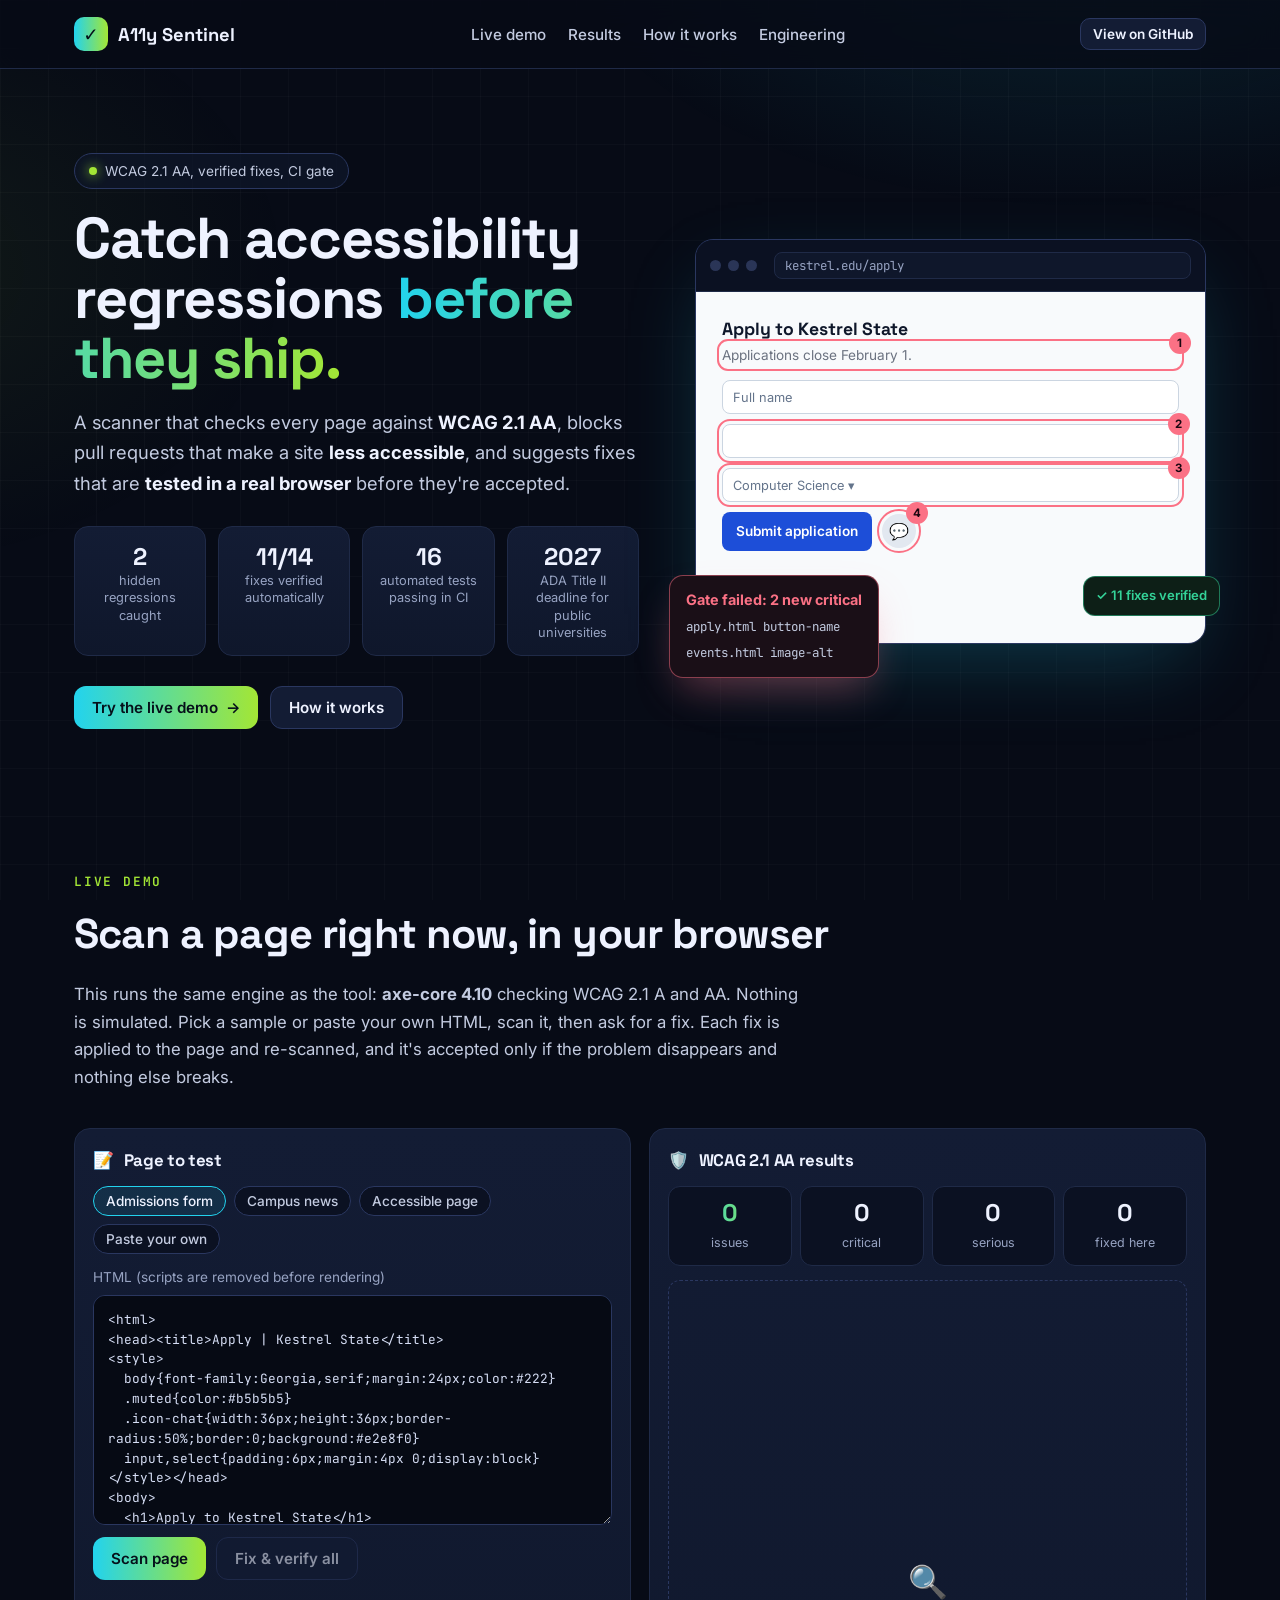
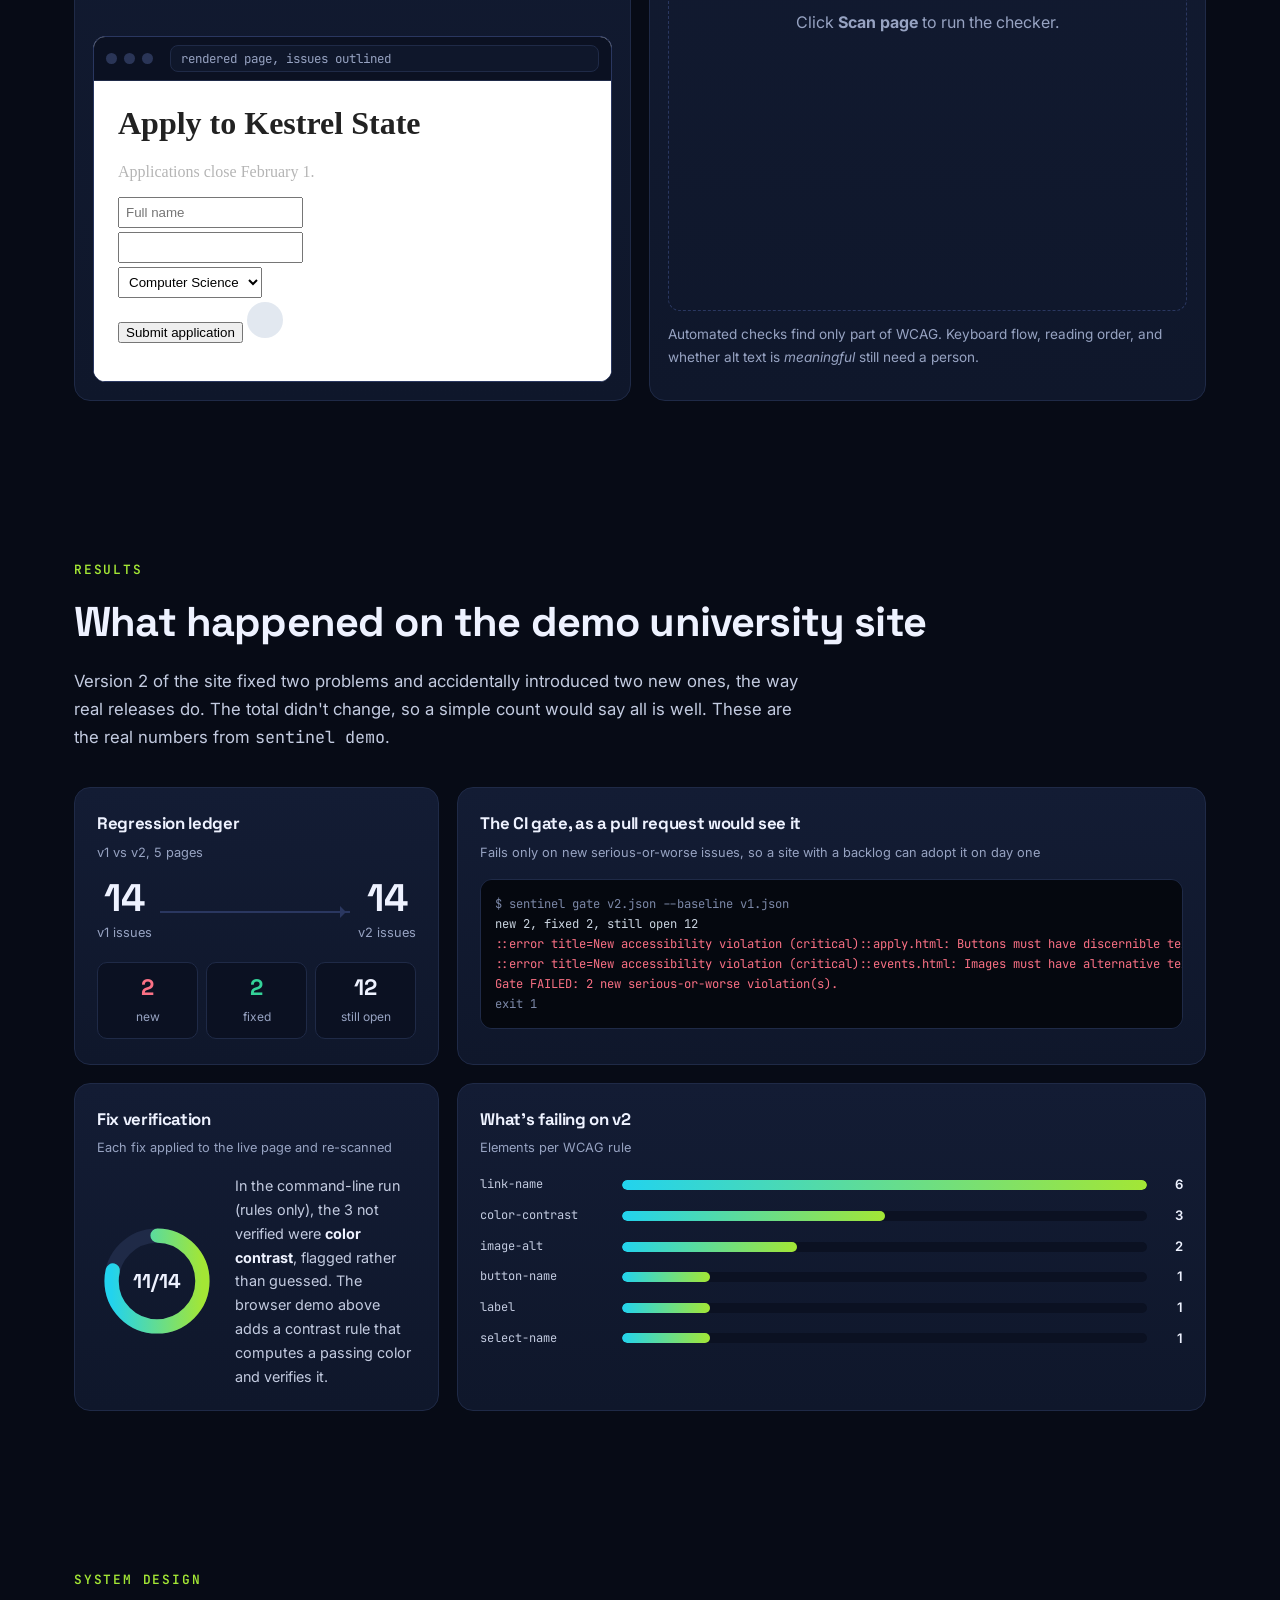
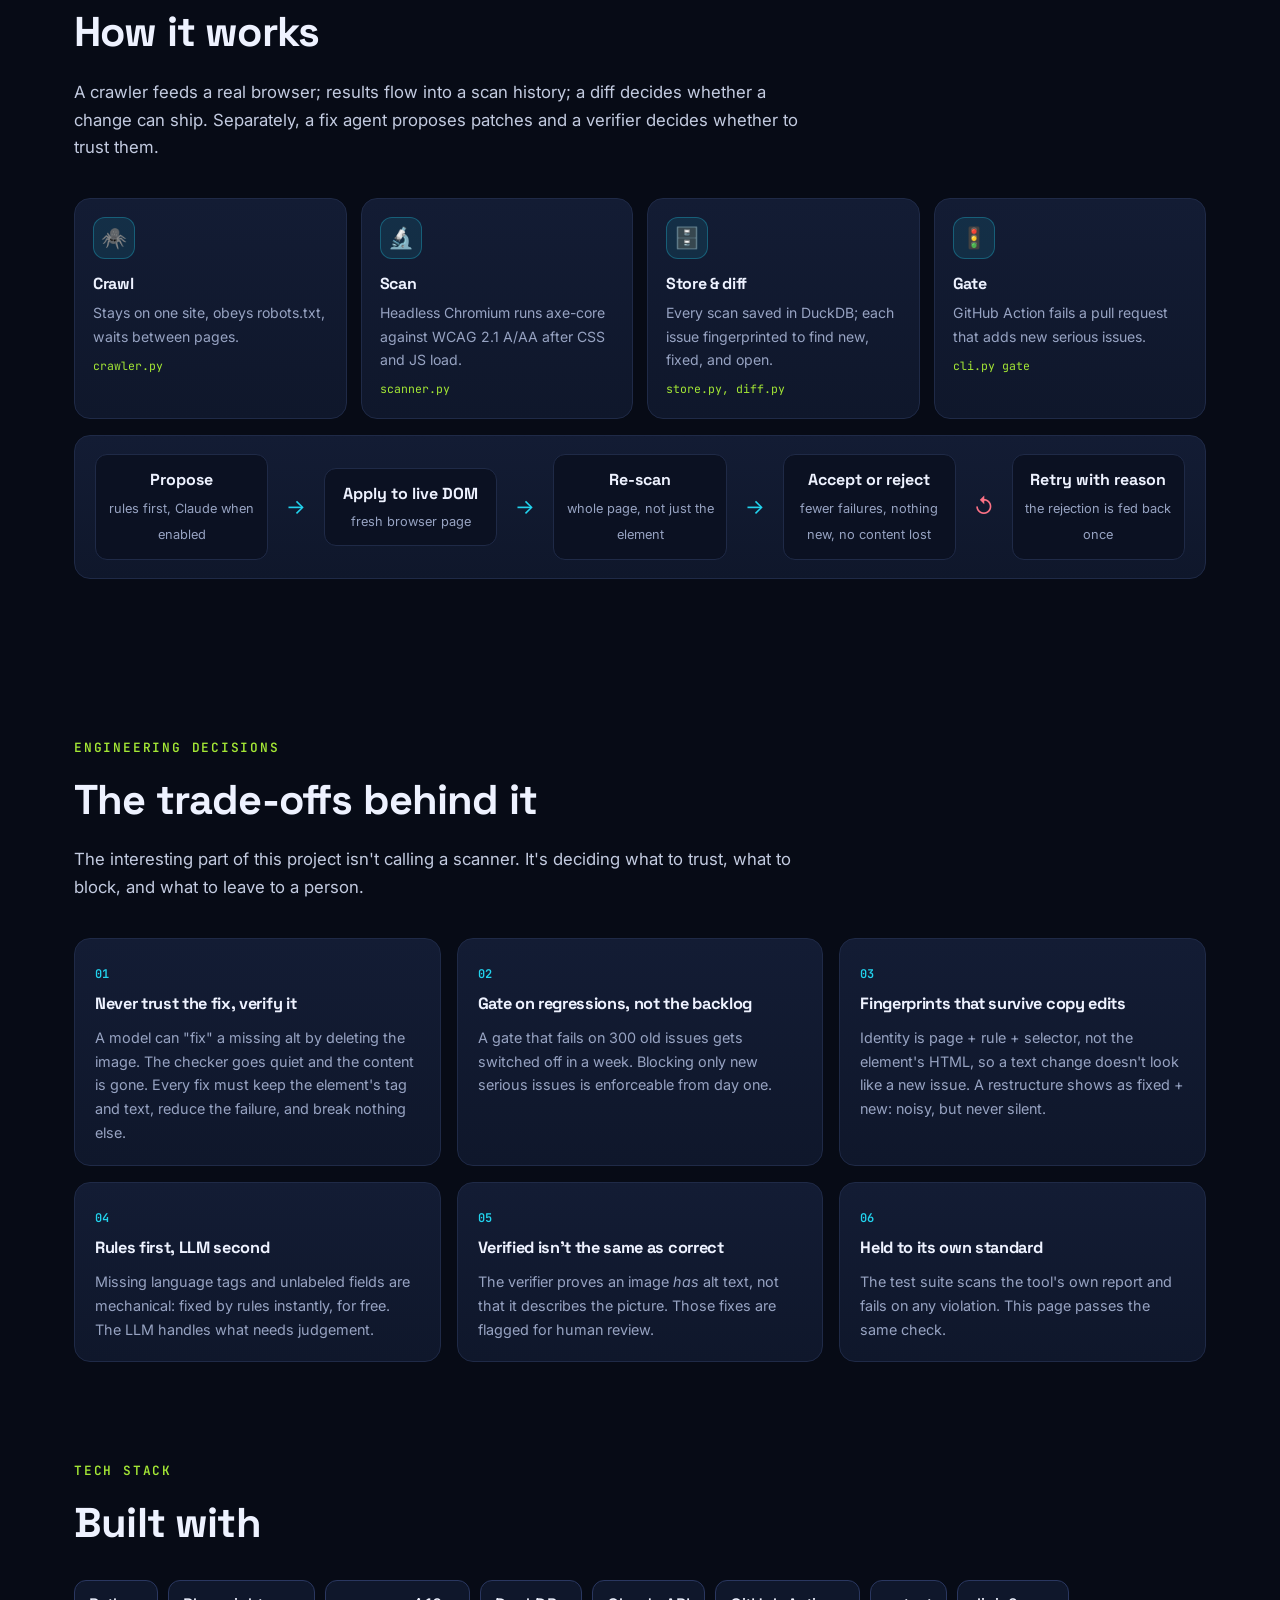
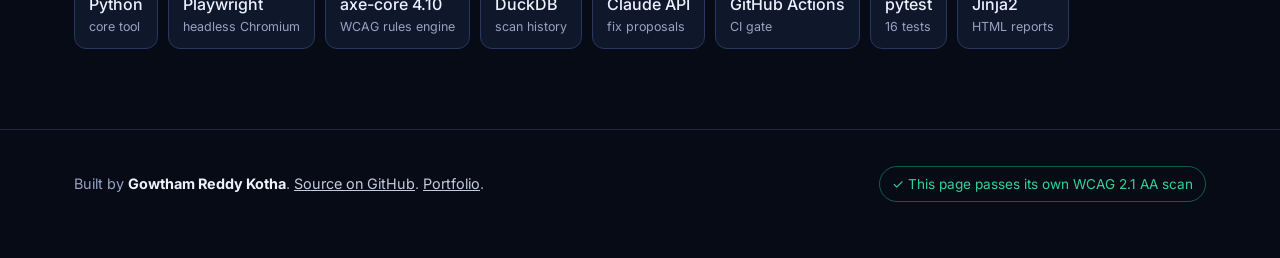
<file: docs/index.html>
<!doctype html>
<html lang="en">
<head>
<meta charset="utf-8">
<meta name="viewport" content="width=device-width, initial-scale=1, viewport-fit=cover">
<title>A11y Sentinel: catch accessibility regressions before they ship</title>
<meta name="description" content="WCAG 2.1 AA regression scanner with a fix agent whose every suggestion is verified in a real browser. Try the live demo.">
<meta property="og:title" content="A11y Sentinel">
<meta property="og:description" content="Catch accessibility regressions before they ship. Live in-browser demo.">
<meta name="theme-color" content="#070b16">
<link rel="icon" href="data:image/svg+xml,<svg xmlns='http://www.w3.org/2000/svg' viewBox='0 0 100 100'><text y='.9em' font-size='90'>🛡️</text></svg>">
<link rel="preconnect" href="https://fonts.googleapis.com">
<link rel="preconnect" href="https://fonts.gstatic.com" crossorigin>
<link href="https://fonts.googleapis.com/css2?family=Space+Grotesk:wght@500;600;700&family=Inter:wght@400;500;600&family=JetBrains+Mono:wght@400;500&display=swap" rel="stylesheet">
<style>
:root{
  --bg:#070b16; --bg-2:#0b1122; --card:#0f172b; --card-2:#131c34; --line:#1f2a47; --line-2:#2a3760;
  --ink:#eef2ff; --ink-2:#c3cbe0; --ink-3:#97a3c2;
  --cyan:#22d3ee; --lime:#a3e635; --rose:#fb7185; --amber:#fbbf24; --emerald:#34d399; --violet:#a78bfa;
  --grad:linear-gradient(90deg,var(--cyan),var(--lime));
  --radius:16px;
  --display:"Space Grotesk",system-ui,-apple-system,"Segoe UI",sans-serif;
  --body:"Inter",system-ui,-apple-system,"Segoe UI",sans-serif;
  --mono:"JetBrains Mono",ui-monospace,SFMono-Regular,Menlo,Consolas,monospace;
  color-scheme:dark;
}
*{box-sizing:border-box}
[hidden]{display:none!important}
html{scroll-behavior:smooth;scroll-padding-top:calc(76px + env(safe-area-inset-top,0px))}
@media (prefers-reduced-motion:reduce){html{scroll-behavior:auto}*,*::before,*::after{animation:none!important;transition:none!important}}
body{margin:0;background:var(--bg);color:var(--ink-2);font:400 1rem/1.65 var(--body);
  padding-bottom:env(safe-area-inset-bottom,0px)}
body::before{content:"";position:fixed;inset:0;pointer-events:none;z-index:-1;
  background:
    radial-gradient(900px 500px at 85% -10%,rgba(34,211,238,.13),transparent 60%),
    radial-gradient(700px 500px at -10% 30%,rgba(163,230,53,.07),transparent 60%),
    linear-gradient(rgba(255,255,255,.025) 1px,transparent 1px) 0 0/48px 48px,
    linear-gradient(90deg,rgba(255,255,255,.025) 1px,transparent 1px) 0 0/48px 48px}
a{color:var(--cyan)}
:focus-visible{outline:3px solid var(--lime);outline-offset:3px;border-radius:6px}
h1,h2,h3{font-family:var(--display);color:var(--ink);letter-spacing:-.02em;margin:0}
code,pre,.mono{font-family:var(--mono)}
.wrap{max-width:1180px;margin:0 auto;padding:0 24px}
.skip{position:absolute;left:-999px;top:0}.skip:focus{left:16px;top:16px;z-index:100;background:var(--card);padding:8px 14px}
.grad{background:var(--grad);-webkit-background-clip:text;background-clip:text;color:transparent}

/* nav */
.nav{position:sticky;top:0;z-index:50;padding-top:env(safe-area-inset-top,0px);
  background:rgba(7,11,22,.78);backdrop-filter:blur(14px);-webkit-backdrop-filter:blur(14px);border-bottom:1px solid var(--line)}
.nav .wrap{display:flex;align-items:center;gap:28px;height:68px}
.brand{display:flex;align-items:center;gap:10px;color:var(--ink);text-decoration:none;font:700 1.15rem var(--display)}
.brand .logo{width:34px;height:34px;border-radius:10px;display:grid;place-items:center;background:var(--grad);color:#06101a}
.nav nav{flex:1;display:flex;justify-content:center}
.nav ul{display:flex;gap:22px;list-style:none;margin:0;padding:0}
.nav ul a{color:var(--ink-2);text-decoration:none;font-weight:500;font-size:.95rem}
.nav ul a:hover{color:var(--ink)}
.btn{display:inline-flex;align-items:center;gap:8px;border-radius:12px;padding:11px 18px;font:600 .95rem var(--body);
  text-decoration:none;cursor:pointer;border:1px solid var(--line-2);background:var(--card-2);color:var(--ink);transition:transform .15s,border-color .15s}
.btn:hover{transform:translateY(-1px);border-color:var(--cyan)}
.btn.primary{background:var(--grad);color:#05101a;border:0}
.btn.small{padding:7px 12px;font-size:.85rem;border-radius:10px}
.btn:disabled{opacity:.55;cursor:wait;transform:none}
@media (max-width:860px){.nav nav{display:none}.nav .wrap{justify-content:space-between}}

/* hero */
.hero{padding:84px 0 64px}
.hero .wrap{display:grid;grid-template-columns:1.05fr .95fr;gap:56px;align-items:center}
@media (max-width:980px){.hero .wrap{grid-template-columns:1fr}}
.pill{display:inline-flex;align-items:center;gap:8px;border:1px solid var(--line-2);background:rgba(15,23,43,.7);
  border-radius:999px;padding:6px 14px;font-size:.85rem;color:var(--ink-2)}
.pill .dot{width:8px;height:8px;border-radius:50%;background:var(--lime);box-shadow:0 0 12px var(--lime)}
.hero h1{font-size:clamp(2.3rem,4.8vw,3.6rem);line-height:1.04;margin:20px 0 18px}
.hero p.sub{font-size:1.15rem;max-width:36rem;margin:0 0 28px}
.hero p.sub strong{color:var(--ink)}
.stats{display:grid;grid-template-columns:repeat(4,1fr);gap:12px;margin-bottom:30px}
@media (max-width:560px){.stats{grid-template-columns:repeat(2,1fr)}}
.stat{background:linear-gradient(180deg,var(--card-2),var(--card));border:1px solid var(--line);border-radius:14px;padding:14px 12px;text-align:center}
.stat b{display:block;font:700 1.5rem var(--display);color:var(--ink);white-space:nowrap}
.stat span{font-size:.8rem;color:var(--ink-3);line-height:1.35;display:block}
.cta{display:flex;gap:12px;flex-wrap:wrap}

/* hero visual */
.mock{position:relative}
.browser{border:1px solid var(--line-2);border-radius:18px;background:var(--card);overflow:hidden;
  box-shadow:0 30px 80px -20px rgba(34,211,238,.25),0 0 0 1px rgba(255,255,255,.02) inset}
.bar{display:flex;align-items:center;gap:7px;padding:12px 14px;border-bottom:1px solid var(--line);background:var(--bg-2)}
.bar i{width:11px;height:11px;border-radius:50%;background:#2a3557}
.bar .url{margin-left:10px;flex:1;background:var(--card);border:1px solid var(--line);border-radius:8px;padding:4px 10px;font:.78rem var(--mono);color:var(--ink-3)}
.page{position:relative;padding:26px 26px 92px;background:#f8fafc;color:#1e293b;overflow:hidden}
.page h4{margin:0 0 4px;font:700 1.1rem var(--display);color:#0f172a}
.page .faint{color:#6b7280;font-size:.85rem;margin:0 0 14px}
.page .field{height:34px;border:1px solid #cbd5e1;border-radius:8px;margin:0 0 10px;background:#fff;display:flex;align-items:center;padding:0 10px;font-size:.8rem;color:#64748b}
.page .row{display:flex;gap:10px;align-items:center}
.page .submit{background:#1d4ed8;color:#fff;border-radius:8px;padding:8px 14px;font-size:.85rem;font-weight:600}
.page .icon{width:34px;height:34px;border-radius:50%;background:#e2e8f0;display:grid;place-items:center}
.flag{position:relative;outline:2.5px solid var(--rose);outline-offset:3px;border-radius:6px}
.flag::after{content:attr(data-n);position:absolute;top:-12px;right:-12px;width:22px;height:22px;border-radius:50%;
  background:var(--rose);color:#1a0610;font:700 .72rem/22px var(--body);text-align:center}
.beam{position:absolute;left:0;right:0;height:70px;top:-70px;pointer-events:none;
  background:linear-gradient(180deg,transparent,rgba(34,211,238,.20),rgba(34,211,238,.55) 92%,transparent);
  animation:scan 3.6s cubic-bezier(.45,0,.55,1) infinite}
@keyframes scan{0%{top:-70px}70%,100%{top:100%}}
.toast{position:absolute;left:-26px;bottom:-34px;background:#1a0f17;border:1px solid rgba(251,113,133,.5);border-radius:14px;padding:12px 16px;
  box-shadow:0 20px 40px -10px rgba(251,113,133,.35);max-width:290px}
.toast b{color:var(--rose);display:block;font-size:.9rem}
.toast span{font:.78rem var(--mono);color:var(--ink-2)}
.chip-ok{position:absolute;right:-14px;bottom:28px;background:#0d1f17;border:1px solid rgba(52,211,153,.5);border-radius:12px;padding:8px 12px;font-size:.82rem;color:var(--emerald);font-weight:600}
@media (max-width:560px){.toast{left:8px}.chip-ok{right:8px}}

/* sections */
section{padding:80px 0}
.eyebrow{font:600 .8rem var(--mono);letter-spacing:.14em;text-transform:uppercase;color:var(--lime);margin:0 0 10px}
.sec-h{font-size:clamp(1.8rem,3.4vw,2.6rem);margin-bottom:12px}
.sec-p{max-width:46rem;margin:0 0 36px;font-size:1.05rem}
.card{background:linear-gradient(180deg,var(--card-2),var(--card));border:1px solid var(--line);border-radius:var(--radius);min-width:0}
.grid3>*,.demo>*,.flow>*,.dec>*,.hero .wrap>*{min-width:0}

/* demo */
.demo{display:grid;grid-template-columns:1fr 1fr;gap:18px}
@media (max-width:980px){.demo{grid-template-columns:1fr}}
.panel{padding:18px;display:flex;flex-direction:column;min-width:0}
.panel h3{font-size:1.05rem;display:flex;align-items:center;gap:10px;margin-bottom:12px}
.presets{display:flex;flex-wrap:wrap;gap:8px;margin-bottom:12px}
.presets button{font:500 .85rem var(--body);color:var(--ink-2);background:var(--bg-2);border:1px solid var(--line-2);border-radius:999px;padding:6px 12px;cursor:pointer}
.presets button[aria-pressed="true"]{border-color:var(--cyan);color:var(--ink);background:rgba(34,211,238,.1)}
label.lbl{font-size:.85rem;color:var(--ink-3);margin-bottom:6px;display:block}
textarea{width:100%;min-height:230px;resize:vertical;background:#060a14;color:#d6def5;border:1px solid var(--line-2);border-radius:12px;padding:14px;
  font:.8rem/1.55 var(--mono);tab-size:2}
.actions{display:flex;gap:10px;flex-wrap:wrap;margin-top:12px}
.frame-wrap{margin-top:14px;border:1px solid var(--line-2);border-radius:12px;overflow:hidden;background:#fff}
.frame-wrap .bar{padding:8px 12px}
iframe{display:block;width:100%;height:300px;border:0;background:#fff}
.summary{display:grid;grid-template-columns:repeat(4,1fr);gap:8px;margin-bottom:14px}
.summary div{background:var(--bg-2);border:1px solid var(--line);border-radius:12px;padding:10px;text-align:center}
.summary b{display:block;font:700 1.5rem var(--display);color:var(--ink)}
.summary span{font-size:.78rem;color:var(--ink-3)}
.summary .total b{background:var(--grad);-webkit-background-clip:text;background-clip:text;color:transparent}
.empty{flex:1;display:grid;place-items:center;text-align:center;color:var(--ink-3);padding:40px 10px;border:1px dashed var(--line-2);border-radius:12px}
.issues{list-style:none;margin:0;padding:0;display:flex;flex-direction:column;gap:10px;max-height:640px;overflow:auto;padding-right:4px}
.issue{background:var(--bg-2);border:1px solid var(--line);border-radius:12px;padding:12px 14px}
.issue.done{border-color:rgba(52,211,153,.45)}
.issue-top{display:flex;gap:10px;align-items:flex-start}
.num{flex:none;width:24px;height:24px;border-radius:50%;background:var(--rose);color:#1a0610;font:700 .75rem/24px var(--body);text-align:center}
.issue.done .num{background:var(--emerald);color:#04150d}
.issue h4{margin:0;font:600 .95rem var(--body);color:var(--ink)}
.imp{display:inline-block;font:600 .7rem var(--mono);text-transform:uppercase;letter-spacing:.06em;padding:2px 8px;border-radius:999px;margin-right:6px}
.imp.critical{background:rgba(251,113,133,.15);color:var(--rose)}
.imp.serious{background:rgba(251,191,36,.14);color:var(--amber)}
.imp.moderate,.imp.minor{background:rgba(167,139,250,.15);color:var(--violet)}
.meta{font-size:.8rem;color:var(--ink-3)}
.snip{margin:8px 0 0;background:#060a14;border:1px solid var(--line);border-radius:8px;padding:8px 10px;font:.75rem/1.5 var(--mono);color:#cdd6f4;white-space:pre-wrap;word-break:break-all}
.issue .actions{margin-top:10px}
.verdict{margin-top:10px;border-radius:10px;padding:10px 12px;font-size:.85rem}
.verdict.ok{background:rgba(52,211,153,.09);border:1px solid rgba(52,211,153,.35);color:#c9f7e2}
.verdict.no{background:rgba(251,113,133,.08);border:1px solid rgba(251,113,133,.35);color:#ffd5dc}
.verdict b{display:block;margin-bottom:4px}
.verdict.ok b{color:var(--emerald)}.verdict.no b{color:var(--rose)}
.pair{display:grid;grid-template-columns:1fr 1fr;gap:8px;margin-top:6px}
@media (max-width:560px){.pair{grid-template-columns:1fr}}
.pair small{display:block;color:var(--ink-3);font-size:.72rem;text-transform:uppercase;letter-spacing:.08em}
.note{font-size:.85rem;color:var(--ink-3);margin-top:12px}
.log{margin-top:16px}
.log h4{font:600 .9rem var(--body);color:var(--emerald);margin:0 0 8px}
.log ol{margin:0;padding:0;list-style:none;display:flex;flex-direction:column;gap:8px}
.log li{background:rgba(52,211,153,.06);border:1px solid rgba(52,211,153,.25);border-radius:10px;padding:8px 12px;font-size:.82rem}
.log li code{color:var(--ink)}
.status{min-height:1.4em;font-size:.88rem;color:var(--ink-2);margin-top:8px}

/* results */
.grid3{display:grid;grid-template-columns:repeat(3,1fr);gap:18px}
@media (max-width:980px){.grid3{grid-template-columns:1fr}}
.res{padding:22px}
.res h3{font-size:1.05rem;margin-bottom:4px}
.res .meta{margin-bottom:16px;display:block}
.ledger{display:flex;align-items:center;justify-content:space-between;gap:8px;margin:6px 0 18px}
.ledger .v{text-align:center}
.ledger .v b{font:700 2.4rem var(--display);color:var(--ink);display:block;line-height:1}
.ledger .v span{font-size:.8rem;color:var(--ink-3)}
.ledger .arrow{flex:1;height:2px;background:var(--line-2);position:relative}
.ledger .arrow::after{content:"";position:absolute;right:-2px;top:-5px;border:6px solid transparent;border-left-color:var(--line-2)}
.trio{display:grid;grid-template-columns:repeat(3,1fr);gap:8px}
.trio div{border-radius:10px;padding:10px;text-align:center;background:var(--bg-2);border:1px solid var(--line)}
.trio b{display:block;font:700 1.4rem var(--display)}
.trio .n b{color:var(--rose)}.trio .f b{color:var(--emerald)}.trio .o b{color:var(--ink)}
.trio span{font-size:.75rem;color:var(--ink-3)}
.term{background:#05080f;border:1px solid var(--line);border-radius:12px;padding:14px;font:.76rem/1.65 var(--mono);color:#cbd5e1;overflow-x:auto;white-space:pre}
.term .err{color:var(--rose)}.term .ok{color:var(--emerald)}.term .dim{color:#7c88a8}
.donut{display:flex;align-items:center;gap:18px}
.donut svg{flex:none}
.bars{display:flex;flex-direction:column;gap:9px;margin-top:4px}
.bars .r{display:grid;grid-template-columns:132px 1fr 26px;gap:10px;align-items:center;font-size:.82rem}
.bars .r code{font-size:.75rem;color:var(--ink-2)}
.bars .t{height:10px;background:var(--bg-2);border-radius:99px;overflow:hidden}
.bars .t i{display:block;height:100%;background:var(--grad);border-radius:99px}
.bars .r b{color:var(--ink);text-align:right;font-weight:600}
.wide{grid-column:span 2}
@media (max-width:980px){.wide{grid-column:auto}}

/* architecture */
.flow{display:grid;grid-template-columns:repeat(4,1fr);gap:14px;position:relative}
@media (max-width:980px){.flow{grid-template-columns:repeat(2,1fr)}}
@media (max-width:560px){.flow{grid-template-columns:1fr}}
.node{padding:18px;position:relative}
.node .ic{width:42px;height:42px;border-radius:12px;display:grid;place-items:center;font-size:1.3rem;background:rgba(34,211,238,.1);border:1px solid rgba(34,211,238,.3);margin-bottom:12px}
.node h3{font-size:1rem;margin-bottom:4px}
.node p{margin:0;font-size:.88rem;color:var(--ink-3)}
.node .tag{display:inline-block;margin-top:10px;font:.72rem var(--mono);color:var(--lime)}
.loop{margin-top:16px;padding:18px 20px;display:flex;gap:18px;align-items:center;flex-wrap:wrap}
.loop .step{flex:1;min-width:150px;text-align:center;padding:12px;border-radius:12px;background:var(--bg-2);border:1px solid var(--line)}
.loop .step b{display:block;color:var(--ink);font-family:var(--display)}
.loop .step span{font-size:.8rem;color:var(--ink-3)}
.loop .arr{color:var(--cyan);font-size:1.3rem}
.loop .arr.back{color:var(--rose)}

/* decisions */
.dec{display:grid;grid-template-columns:repeat(3,1fr);gap:16px}
@media (max-width:980px){.dec{grid-template-columns:1fr 1fr}}
@media (max-width:620px){.dec{grid-template-columns:1fr}}
.d{padding:20px}
.d .k{font:600 .75rem var(--mono);color:var(--cyan)}
.d h3{font-size:1.02rem;margin:6px 0 8px}
.d p{margin:0;font-size:.9rem;color:var(--ink-3)}

/* stack */
.stack{display:flex;flex-wrap:wrap;gap:10px}
.stack span{border:1px solid var(--line-2);background:var(--card);border-radius:12px;padding:10px 14px;font-weight:500;color:var(--ink)}
.stack span small{display:block;color:var(--ink-3);font-weight:400;font-size:.78rem}

footer{border-top:1px solid var(--line);padding:36px 0 56px;color:var(--ink-3);font-size:.9rem}
footer .wrap{display:flex;justify-content:space-between;gap:16px;flex-wrap:wrap;align-items:center}
footer a{color:var(--ink-2)}
.badge-pass{display:inline-flex;align-items:center;gap:8px;border:1px solid rgba(52,211,153,.4);color:var(--emerald);border-radius:999px;padding:6px 12px;font-size:.85rem}
.vh{position:absolute!important;width:1px;height:1px;overflow:hidden;clip:rect(0 0 0 0);white-space:nowrap}
</style>
</head>
<body>
<a class="skip" href="#main">Skip to content</a>

<header class="nav">
  <div class="wrap">
    <a class="brand" href="#top" aria-label="A11y Sentinel home"><span class="logo" aria-hidden="true">✓</span>A11y Sentinel</a>
    <nav aria-label="Sections">
      <ul>
        <li><a href="#demo">Live demo</a></li>
        <li><a href="#results">Results</a></li>
        <li><a href="#how">How it works</a></li>
        <li><a href="#decisions">Engineering</a></li>
      </ul>
    </nav>
    <a class="btn small" href="https://github.com/GowthamReddyKotha14/a11y-sentinel">View on GitHub</a>
  </div>
</header>

<main id="main">
<div class="hero" id="top">
  <div class="wrap">
    <div>
      <span class="pill"><span class="dot" aria-hidden="true"></span>WCAG 2.1 AA, verified fixes, CI gate</span>
      <h1>Catch accessibility regressions <span class="grad">before they ship.</span></h1>
      <p class="sub">A scanner that checks every page against <strong>WCAG 2.1 AA</strong>, blocks pull requests that make a site <strong>less accessible</strong>, and suggests fixes that are <strong>tested in a real browser</strong> before they're accepted.</p>
      <div class="stats" aria-label="Project results">
        <div class="stat"><b>2</b><span>hidden regressions caught</span></div>
        <div class="stat"><b>11/14</b><span>fixes verified automatically</span></div>
        <div class="stat"><b>16</b><span>automated tests passing in CI</span></div>
        <div class="stat"><b>2027</b><span>ADA Title II deadline for public universities</span></div>
      </div>
      <div class="cta">
        <a class="btn primary" href="#demo">Try the live demo <span aria-hidden="true">→</span></a>
        <a class="btn" href="#how">How it works</a>
      </div>
    </div>

    <div class="mock" aria-hidden="true">
      <div class="browser">
        <div class="bar"><i></i><i></i><i></i><span class="url">kestrel.edu/apply</span></div>
        <div class="page">
          <div class="beam"></div>
          <h4>Apply to Kestrel State</h4>
          <p class="faint flag" data-n="1">Applications close February 1.</p>
          <div class="field">Full name</div>
          <div class="field flag" data-n="2">&nbsp;</div>
          <div class="field flag" data-n="3">Computer Science ▾</div>
          <div class="row"><span class="submit">Submit application</span><span class="icon flag" data-n="4">💬</span></div>
        </div>
      </div>
      <div class="chip-ok">✓ 11 fixes verified</div>
      <div class="toast"><b>Gate failed: 2 new critical</b><span>apply.html button-name<br>events.html image-alt</span></div>
    </div>
  </div>
</div>

<section id="demo" aria-labelledby="demo-h">
  <div class="wrap">
    <p class="eyebrow">Live demo</p>
    <h2 class="sec-h" id="demo-h">Scan a page right now, in your browser</h2>
    <p class="sec-p">This runs the same engine as the tool: <strong>axe-core 4.10</strong> checking WCAG 2.1 A and AA. Nothing is simulated. Pick a sample or paste your own HTML, scan it, then ask for a fix. Each fix is applied to the page and re-scanned, and it's accepted only if the problem disappears and nothing else breaks.</p>

    <div class="demo">
      <div class="card panel">
        <h3><span aria-hidden="true">📝</span>Page to test</h3>
        <div class="presets" role="group" aria-label="Sample pages">
          <button type="button" data-preset="apply" aria-pressed="true">Admissions form</button>
          <button type="button" data-preset="news" aria-pressed="false">Campus news</button>
          <button type="button" data-preset="clean" aria-pressed="false">Accessible page</button>
          <button type="button" data-preset="own" aria-pressed="false">Paste your own</button>
        </div>
        <label class="lbl" for="src">HTML (scripts are removed before rendering)</label>
        <textarea id="src" spellcheck="false"></textarea>
        <div class="actions">
          <button type="button" class="btn primary" id="scan">Scan page</button>
          <button type="button" class="btn" id="fixall" disabled>Fix &amp; verify all</button>
        </div>
        <p class="status" id="status" role="status" aria-live="polite"></p>
        <div class="frame-wrap">
          <div class="bar"><i></i><i></i><i></i><span class="url">rendered page, issues outlined</span></div>
          <iframe id="frame" title="Rendered page being scanned"></iframe>
        </div>
      </div>

      <div class="card panel">
        <h3><span aria-hidden="true">🛡️</span>WCAG 2.1 AA results</h3>
        <div class="summary" aria-label="Issue counts">
          <div class="total"><b id="c-total">0</b><span>issues</span></div>
          <div><b id="c-critical">0</b><span>critical</span></div>
          <div><b id="c-serious">0</b><span>serious</span></div>
          <div><b id="c-fixed">0</b><span>fixed here</span></div>
        </div>
        <div class="empty" id="empty"><div><div style="font-size:2rem" aria-hidden="true">🔍</div>Click <strong>Scan page</strong> to run the checker.</div></div>
        <ul class="issues" id="issues" aria-label="Issues found"></ul>
        <div class="log" id="log" hidden><h4 id="log-h">Verified fixes</h4><ol id="log-list" aria-labelledby="log-h"></ol></div>
        <p class="note">Automated checks find only part of WCAG. Keyboard flow, reading order, and whether alt text is <em>meaningful</em> still need a person.</p>
      </div>
    </div>
  </div>
</section>

<section id="results" aria-labelledby="res-h">
  <div class="wrap">
    <p class="eyebrow">Results</p>
    <h2 class="sec-h" id="res-h">What happened on the demo university site</h2>
    <p class="sec-p">Version 2 of the site fixed two problems and accidentally introduced two new ones, the way real releases do. The total didn't change, so a simple count would say all is well. These are the real numbers from <code>sentinel demo</code>.</p>

    <div class="grid3">
      <div class="card res">
        <h3>Regression ledger</h3>
        <span class="meta">v1 vs v2, 5 pages</span>
        <div class="ledger">
          <div class="v"><b>14</b><span>v1 issues</span></div>
          <div class="arrow" aria-hidden="true"></div>
          <div class="v"><b>14</b><span>v2 issues</span></div>
        </div>
        <div class="trio">
          <div class="n"><b>2</b><span>new</span></div>
          <div class="f"><b>2</b><span>fixed</span></div>
          <div class="o"><b>12</b><span>still open</span></div>
        </div>
      </div>

      <div class="card res wide">
        <h3>The CI gate, as a pull request would see it</h3>
        <span class="meta">Fails only on new serious-or-worse issues, so a site with a backlog can adopt it on day one</span>
<pre class="term" tabindex="0" aria-label="Gate output"><span class="dim">$ sentinel gate v2.json --baseline v1.json</span>
new 2, fixed 2, still open 12
<span class="err">::error title=New accessibility violation (critical)::apply.html: Buttons must have discernible text [button-name] at .icon-chat</span>
<span class="err">::error title=New accessibility violation (critical)::events.html: Images must have alternative text [image-alt] at img</span>
<span class="err">Gate FAILED: 2 new serious-or-worse violation(s).</span>
<span class="dim">exit 1</span></pre>
      </div>

      <div class="card res">
        <h3>Fix verification</h3>
        <span class="meta">Each fix applied to the live page and re-scanned</span>
        <div class="donut">
          <svg width="120" height="120" viewBox="0 0 42 42" role="img" aria-label="11 of 14 fixes verified">
            <circle cx="21" cy="21" r="15.9" fill="none" stroke="#1f2a47" stroke-width="5"/>
            <circle cx="21" cy="21" r="15.9" fill="none" stroke="url(#g)" stroke-width="5" stroke-dasharray="78.6 21.4" stroke-dashoffset="25" stroke-linecap="round"/>
            <defs><linearGradient id="g"><stop offset="0" stop-color="#22d3ee"/><stop offset="1" stop-color="#a3e635"/></linearGradient></defs>
            <text x="21" y="23.5" text-anchor="middle" font-size="7" font-weight="700" fill="#eef2ff" font-family="Space Grotesk">11/14</text>
          </svg>
          <p style="margin:0;font-size:.9rem">In the command-line run (rules only), the 3 not verified were <strong style="color:var(--ink)">color contrast</strong>, flagged rather than guessed. The browser demo above adds a contrast rule that computes a passing color and verifies it.</p>
        </div>
      </div>

      <div class="card res wide">
        <h3>What's failing on v2</h3>
        <span class="meta">Elements per WCAG rule</span>
        <div class="bars">
          <div class="r"><code>link-name</code><span class="t"><i style="width:100%"></i></span><b>6</b></div>
          <div class="r"><code>color-contrast</code><span class="t"><i style="width:50%"></i></span><b>3</b></div>
          <div class="r"><code>image-alt</code><span class="t"><i style="width:33.3%"></i></span><b>2</b></div>
          <div class="r"><code>button-name</code><span class="t"><i style="width:16.7%"></i></span><b>1</b></div>
          <div class="r"><code>label</code><span class="t"><i style="width:16.7%"></i></span><b>1</b></div>
          <div class="r"><code>select-name</code><span class="t"><i style="width:16.7%"></i></span><b>1</b></div>
        </div>
      </div>
    </div>
  </div>
</section>

<section id="how" aria-labelledby="how-h">
  <div class="wrap">
    <p class="eyebrow">System design</p>
    <h2 class="sec-h" id="how-h">How it works</h2>
    <p class="sec-p">A crawler feeds a real browser; results flow into a scan history; a diff decides whether a change can ship. Separately, a fix agent proposes patches and a verifier decides whether to trust them.</p>
    <div class="flow">
      <div class="card node"><div class="ic" aria-hidden="true">🕷️</div><h3>Crawl</h3><p>Stays on one site, obeys robots.txt, waits between pages.</p><span class="tag">crawler.py</span></div>
      <div class="card node"><div class="ic" aria-hidden="true">🔬</div><h3>Scan</h3><p>Headless Chromium runs axe-core against WCAG 2.1 A/AA after CSS and JS load.</p><span class="tag">scanner.py</span></div>
      <div class="card node"><div class="ic" aria-hidden="true">🗄️</div><h3>Store &amp; diff</h3><p>Every scan saved in DuckDB; each issue fingerprinted to find new, fixed, and open.</p><span class="tag">store.py, diff.py</span></div>
      <div class="card node"><div class="ic" aria-hidden="true">🚦</div><h3>Gate</h3><p>GitHub Action fails a pull request that adds new serious issues.</p><span class="tag">cli.py gate</span></div>
    </div>
    <div class="card loop" aria-label="Fix agent loop">
      <div class="step"><b>Propose</b><span>rules first, Claude when enabled</span></div>
      <span class="arr" aria-hidden="true">→</span>
      <div class="step"><b>Apply to live DOM</b><span>fresh browser page</span></div>
      <span class="arr" aria-hidden="true">→</span>
      <div class="step"><b>Re-scan</b><span>whole page, not just the element</span></div>
      <span class="arr" aria-hidden="true">→</span>
      <div class="step"><b>Accept or reject</b><span>fewer failures, nothing new, no content lost</span></div>
      <span class="arr back" aria-hidden="true">↺</span>
      <div class="step"><b>Retry with reason</b><span>the rejection is fed back once</span></div>
    </div>
  </div>
</section>

<section id="decisions" aria-labelledby="dec-h">
  <div class="wrap">
    <p class="eyebrow">Engineering decisions</p>
    <h2 class="sec-h" id="dec-h">The trade-offs behind it</h2>
    <p class="sec-p">The interesting part of this project isn't calling a scanner. It's deciding what to trust, what to block, and what to leave to a person.</p>
    <div class="dec">
      <div class="card d"><span class="k">01</span><h3>Never trust the fix, verify it</h3><p>A model can "fix" a missing alt by deleting the image. The checker goes quiet and the content is gone. Every fix must keep the element's tag and text, reduce the failure, and break nothing else.</p></div>
      <div class="card d"><span class="k">02</span><h3>Gate on regressions, not the backlog</h3><p>A gate that fails on 300 old issues gets switched off in a week. Blocking only new serious issues is enforceable from day one.</p></div>
      <div class="card d"><span class="k">03</span><h3>Fingerprints that survive copy edits</h3><p>Identity is page + rule + selector, not the element's HTML, so a text change doesn't look like a new issue. A restructure shows as fixed + new: noisy, but never silent.</p></div>
      <div class="card d"><span class="k">04</span><h3>Rules first, LLM second</h3><p>Missing language tags and unlabeled fields are mechanical: fixed by rules instantly, for free. The LLM handles what needs judgement.</p></div>
      <div class="card d"><span class="k">05</span><h3>Verified isn't the same as correct</h3><p>The verifier proves an image <em>has</em> alt text, not that it describes the picture. Those fixes are flagged for human review.</p></div>
      <div class="card d"><span class="k">06</span><h3>Held to its own standard</h3><p>The test suite scans the tool's own report and fails on any violation. This page passes the same check.</p></div>
    </div>
  </div>
</section>

<section aria-labelledby="stack-h" style="padding-top:20px">
  <div class="wrap">
    <p class="eyebrow">Tech stack</p>
    <h2 class="sec-h" id="stack-h" style="margin-bottom:22px">Built with</h2>
    <div class="stack">
      <span>Python<small>core tool</small></span>
      <span>Playwright<small>headless Chromium</small></span>
      <span>axe-core 4.10<small>WCAG rules engine</small></span>
      <span>DuckDB<small>scan history</small></span>
      <span>Claude API<small>fix proposals</small></span>
      <span>GitHub Actions<small>CI gate</small></span>
      <span>pytest<small>16 tests</small></span>
      <span>Jinja2<small>HTML reports</small></span>
    </div>
  </div>
</section>
</main>

<footer>
  <div class="wrap">
    <span>Built by <strong style="color:var(--ink)">Gowtham Reddy Kotha</strong>. <a href="https://github.com/GowthamReddyKotha14/a11y-sentinel">Source on GitHub</a>. <a href="https://gowthamreddykotha14.github.io/Gowtham-Reddy-Portfolio/">Portfolio</a>.</span>
    <span class="badge-pass">✓ This page passes its own WCAG 2.1 AA scan</span>
  </div>
</footer>

<script>
(() => {
const TAGS = ["wcag2a", "wcag2aa", "wcag21a", "wcag21aa"];
const AXE_URL = new URL("axe.min.js", location.href).href;
const IMG = (n) => new URL("img/" + n, location.href).href;

const PRESETS = {
  apply: `<html>
<head><title>Apply | Kestrel State</title>
<style>
  body{font-family:Georgia,serif;margin:24px;color:#222}
  .muted{color:#b5b5b5}
  .icon-chat{width:36px;height:36px;border-radius:50%;border:0;background:#e2e8f0}
  input,select{padding:6px;margin:4px 0;display:block}
</style></head>
<body>
  <h1>Apply to Kestrel State</h1>
  <p class="muted">Applications close February 1.</p>
  <form>
    <input type="text" name="full_name" placeholder="Full name">
    <input type="email" name="email_address">
    <select name="intended_major"><option>Computer Science</option><option>Biology</option></select>
    <button type="submit">Submit application</button>
    <button type="button" class="icon-chat"></button>
  </form>
</body>
</html>`,
  news: `<html lang="en">
<head><title>Campus news | Kestrel State</title>
<style>
  body{font-family:Georgia,serif;margin:24px;color:#222}
  img{max-width:100%;height:auto}
  .date{color:#aaaaaa;font-size:14px}
  .icon-search{display:inline-block;width:24px;height:24px;background:#ccc;border-radius:50%}
</style></head>
<body>
  <nav><a href="index.html">Home</a> <a href="search.html" class="icon-search"></a></nav>
  <h1>Campus news</h1>
  <p class="date">Posted October 14</p>
  <img src="${IMG("homecoming-parade.svg")}">
  <figure>
    <img src="${IMG("students-library.svg")}">
    <figcaption>Students studying in Hale Library</figcaption>
  </figure>
  <p>Read the <a href="report.html"><span class="icon-arrow"></span></a> full story.</p>
</body>
</html>`,
  clean: `<html lang="en">
<head><title>Visit | Kestrel State</title>
<style>body{font-family:Georgia,serif;margin:24px;color:#222} img{max-width:100%;height:auto}</style></head>
<body>
  <h1>Visit campus</h1>
  <img src="${IMG("campus-quad.svg")}" alt="Founders Hall on the main quad">
  <p>Tours run every weekday at 10 a.m.</p>
  <label for="em">Email</label>
  <input id="em" type="email" name="email">
  <button type="submit">Book a tour</button>
</body>
</html>`,
  own: `<!-- Paste any HTML here, then press "Scan page". -->
<html>
<body>
  <img src="photo.jpg">
  <button></button>
</body>
</html>`,
};

const $ = (s) => document.querySelector(s);
const src = $("#src"), frame = $("#frame"), list = $("#issues"), statusEl = $("#status");
let current = "", violations = [], fixedCount = 0, busy = false, fixLog = [];

function esc(s){ return String(s).replace(/[&<>"]/g, c => ({"&":"&amp;","<":"&lt;",">":"&gt;",'"':"&quot;"}[c])); }
function setStatus(t){ statusEl.textContent = t; }

// Remove anything executable before rendering untrusted HTML.
function sanitize(html){
  const doc = new DOMParser().parseFromString(html, "text/html");
  doc.querySelectorAll("script,iframe,object,embed,link[rel=import]").forEach(n => n.remove());
  doc.querySelectorAll("*").forEach(el => {
    for (const a of [...el.attributes]) {
      if (/^on/i.test(a.name) || /^\s*javascript:/i.test(a.value)) el.removeAttribute(a.name);
    }
  });
  return "<!DOCTYPE html>\n" + doc.documentElement.outerHTML;
}

function render(html){
  return new Promise(resolve => {
    frame.onload = async () => {
      const d = frame.contentDocument;
      d.addEventListener("click", e => e.preventDefault(), true);
      d.addEventListener("submit", e => e.preventDefault(), true);
      await new Promise(r => { const s = d.createElement("script"); s.id = "__axe"; s.src = AXE_URL; s.onload = r; d.head.appendChild(s); });
      resolve(d);
    };
    frame.srcdoc = sanitize(html);
  });
}

async function runAxe(){
  const r = await frame.contentWindow.axe.run(frame.contentDocument, {runOnly:{type:"tag", values:TAGS}, resultTypes:["violations"]});
  const out = [];
  for (const v of r.violations) for (const n of v.nodes) {
    out.push({rule:v.id, help:v.help, helpUrl:v.helpUrl, impact:n.impact || v.impact,
              target:n.target.map(t => Array.isArray(t) ? t.join(" ") : t).join(" "), html:n.html,
              data:(n.any[0] && n.any[0].data) || null});
  }
  return out;
}

function serialize(d){
  const c = d.documentElement.cloneNode(true);
  c.querySelectorAll("#__axe,#__hl").forEach(n => n.remove());
  c.querySelectorAll("[data-a11y-n]").forEach(n => n.removeAttribute("data-a11y-n"));
  return "<!DOCTYPE html>\n" + c.outerHTML;
}

function highlight(d){
  const st = d.createElement("style"); st.id = "__hl";
  st.textContent = "[data-a11y-n]{outline:3px solid #f43f5e!important;outline-offset:2px}";
  d.head.appendChild(st);
  violations.forEach((v, i) => { try { const el = d.querySelector(v.target); if (el) el.setAttribute("data-a11y-n", i + 1); } catch(e){} });
}

/* ---------- proposers: deterministic rules (same table as the Python tool) ---------- */
function humanize(s){
  s = (s || "").split("?")[0].split("/").pop().replace(/\.[a-z0-9]+$/i, "");
  s = s.replace(/[-_]+/g, " ").replace(/\b(img|image|icon|fa|btn|photo|pic)\b/gi, "").replace(/\s+/g, " ").trim();
  return s ? s[0].toUpperCase() + s.slice(1) : "";
}
function hexToRgb(h){ h = h.replace("#",""); if (h.length === 3) h = [...h].map(c => c + c).join(""); const n = parseInt(h, 16); return [n>>16&255, n>>8&255, n&255]; }
function lum([r,g,b]){ const f = c => { c /= 255; return c <= .03928 ? c/12.92 : Math.pow((c+.055)/1.055, 2.4); }; return .2126*f(r) + .7152*f(g) + .0722*f(b); }
function ratio(a,b){ const [x,y] = [lum(a), lum(b)].sort((p,q) => q - p); return (x + .05) / (y + .05); }
function toHex(rgb){ return "#" + rgb.map(c => Math.round(c).toString(16).padStart(2, "0")).join(""); }

function propose(v, el){
  const a = n => el.getAttribute(n) || "";
  switch (v.rule) {
    case "html-has-lang": return {attrs:{lang:"en"}, why:"Declares the page language so screen readers use the right voice.", review:true};
    case "image-alt": {
      const fig = el.closest("figure"); const cap = fig && fig.querySelector("figcaption");
      const g = (cap && cap.textContent.trim()) || a("title") || humanize(a("src"));
      return g ? {attrs:{alt:g}, why:"Placeholder alt text from the caption or file name. A person must confirm it describes the image.", review:true} : null;
    }
    case "label": case "select-name": {
      const g = a("placeholder") || humanize(a("name") || a("id"));
      return g ? {attrs:{"aria-label":g}, why:"Gives the field an accessible name. Better long-term: a visible <label>.", review:true} : null;
    }
    case "button-name": case "link-name": {
      const cls = [...el.classList].find(c => c.includes("icon") || c.startsWith("fa-")) || "";
      const g = a("title") || humanize(cls) || (v.rule === "link-name" ? humanize(a("href")) : "");
      return g ? {attrs:{"aria-label":g}, why:"Icon-only control had no accessible name.", review:true} : null;
    }
    case "color-contrast": {
      if (!v.data || !v.data.fgColor || !v.data.bgColor) return null;
      const fg = hexToRgb(v.data.fgColor), bg = hexToRgb(v.data.bgColor);
      const need = parseFloat(String(v.data.expectedContrastRatio || "4.5")) + 0.1;
      const toward = lum(bg) > .5 ? [0,0,0] : [255,255,255];
      let c = fg;
      for (let t = 0.02; t <= 1 && ratio(c, bg) < need; t += 0.02) c = fg.map((x, i) => x + (toward[i] - x) * t);
      return {attrs:{style:((a("style") ? a("style").replace(/;?\s*$/, ";") : "") + "color:" + toHex(c))},
              why:`Darkens the text from ${v.data.fgColor} to ${toHex(c)}: contrast ${(+v.data.contrastRatio).toFixed(2)}:1 → ${ratio(c,bg).toFixed(2)}:1 (needs ${String(v.data.expectedContrastRatio)}).`, review:false};
    }
  }
  return null;
}

/* ---------- verifier: apply to a fresh render, re-scan the whole page ---------- */
async function verify(v, prop){
  const d = await render(current);
  const before = await runAxe();
  const el = d.querySelector(v.target);
  if (!el) return {ok:false, reason:"Element not found on a fresh render."};
  const origTag = el.tagName, origText = el.textContent.replace(/\s+/g, " ").trim();
  let target = el;
  if (prop.html !== undefined) {
    if (el === d.documentElement || el === d.body) return {ok:false, reason:"Refusing to replace <html> or <body>."};
    const t = d.createElement("template"); t.innerHTML = prop.html.trim();
    const repl = t.content.firstElementChild;
    if (!repl || repl.tagName !== origTag) return {ok:false, reason:`Rejected: the patch changes <${origTag.toLowerCase()}> into <${repl ? repl.tagName.toLowerCase() : "nothing"}>. The checker would go quiet, but the content would be gone.`};
    if (!repl.textContent.replace(/\s+/g, " ").trim().includes(origText)) return {ok:false, reason:"Rejected: the patch removes visible text."};
    el.replaceWith(repl); target = repl;
  } else {
    for (const [k, val] of Object.entries(prop.attrs)) el.setAttribute(k, val);
  }
  const after = await runAxe();
  const cnt = (arr, r) => arr.filter(x => x.rule === r).length;
  const rb = cnt(before, v.rule), ra = cnt(after, v.rule);
  if (ra >= rb) return {ok:false, reason:`Rejected: '${v.rule}' still fails (${rb} → ${ra} elements).`};
  const key = x => x.rule + "|" + x.target;
  const old = new Set(before.filter(x => x.rule !== v.rule).map(key));
  const added = after.filter(x => x.rule !== v.rule && !old.has(key(x)));
  if (added.length) return {ok:false, reason:`Rejected: the fix introduced new problems (${[...new Set(added.map(x => x.rule))].join(", ")}).`};
  return {ok:true, reason:`Verified: '${v.rule}' ${rb} → ${ra} elements, nothing else broke.`, html:serialize(d), after:target.outerHTML};
}

/* ---------- UI ---------- */
function drawLog(){
  $("#log").hidden = !fixLog.length;
  $("#log-h").textContent = `Verified fixes (${fixLog.length})`;
  $("#log-list").innerHTML = fixLog.map(f => `<li><code>${esc(f.rule)}</code>: ${esc(f.change)}<br><span class="meta">${esc(f.reason)}</span></li>`).join("");
}
function record(v, prop, res){
  const change = prop.html !== undefined ? "replaced element" : Object.entries(prop.attrs).map(([k, val]) => `${k}="${val}"`).join(", ");
  fixLog.push({rule:v.rule, change, reason:res.reason});
}

function counts(){
  $("#c-total").textContent = violations.length;
  $("#c-critical").textContent = violations.filter(v => v.impact === "critical").length;
  $("#c-serious").textContent = violations.filter(v => v.impact === "serious").length;
  $("#c-fixed").textContent = fixedCount;
}

function draw(){
  counts();
  $("#empty").hidden = true;
  list.innerHTML = "";
  if (!violations.length) {
    list.innerHTML = `<li class="issue done"><div class="issue-top"><span class="num">✓</span><div><h4>No WCAG 2.1 AA failures detected</h4><span class="meta">Automated checks passed. Manual review still matters.</span></div></div></li>`;
  }
  violations.forEach((v, i) => {
    const li = document.createElement("li"); li.className = "issue";
    const canFix = !!(v.rule in {"html-has-lang":1,"image-alt":1,"label":1,"select-name":1,"button-name":1,"link-name":1,"color-contrast":1});
    li.innerHTML = `
      <div class="issue-top"><span class="num">${i + 1}</span><div>
        <h4>${esc(v.help)}</h4>
        <span class="meta"><span class="imp ${esc(v.impact)}">${esc(v.impact)}</span><code>${esc(v.rule)}</code> on <code>${esc(v.target)}</code></span>
      </div></div>
      <pre class="snip">${esc(v.html)}</pre>
      <div class="actions">
        ${canFix ? `<button type="button" class="btn small" data-act="fix">Fix &amp; verify</button>` : ""}
        ${v.rule === "image-alt" ? `<button type="button" class="btn small" data-act="cheat">Try a bad fix</button>` : ""}
        <a class="btn small" href="${esc(v.helpUrl)}" target="_blank" rel="noopener">Rule docs<span class="vh"> for ${esc(v.rule)} (opens in new tab)</span></a>
      </div>
      <div class="out"></div>`;
    li.querySelectorAll("button[data-act]").forEach(b => b.addEventListener("click", () => act(v, li, b.dataset.act)));
    list.appendChild(li);
  });
  $("#fixall").disabled = !violations.length;
  drawLog();
}

async function scan(msg){
  busy = true; $("#scan").disabled = true;
  setStatus("Rendering and scanning…");
  const d = await render(current);
  violations = await runAxe();
  highlight(d);
  draw();
  setStatus(msg || `Scan complete: ${violations.length} ${violations.length === 1 ? "issue" : "issues"} found.`);
  busy = false; $("#scan").disabled = false;
}

async function act(v, li, kind){
  if (busy) return; busy = true;
  li.querySelectorAll("button").forEach(b => b.disabled = true);
  const out = li.querySelector(".out");
  const el = frame.contentDocument.querySelector(v.target);
  let prop = null;
  if (kind === "cheat") prop = {html:"<span></span>", why:"A shortcut a careless model might take: swap the image for an empty span."};
  else prop = el && propose(v, el);
  if (!prop) {
    out.innerHTML = `<div class="verdict no"><b>No automatic fix</b>This one needs human judgement (or the LLM mode in the full tool).</div>`;
    busy = false; li.querySelectorAll("button").forEach(b => b.disabled = false); return;
  }
  setStatus("Applying the fix to a fresh copy and re-scanning…");
  const res = await verify(v, prop);
  const proposed = prop.html !== undefined ? prop.html : Object.entries(prop.attrs).map(([k, val]) => `${k}="${val}"`).join("\n");
  out.innerHTML = `<div class="verdict ${res.ok ? "ok" : "no"}"><b>${res.ok ? "✓ " : "✗ "}${esc(res.reason)}</b>
      ${esc(prop.why)}${prop.review && res.ok ? " <strong>Needs human review.</strong>" : ""}
      <div class="pair"><div><small>Before</small><pre class="snip">${esc(v.html)}</pre></div><div><small>Proposed</small><pre class="snip">${esc(proposed)}</pre></div></div></div>`;
  busy = false;
  if (res.ok) {
    current = res.html; src.value = current; fixedCount++; record(v, prop, res);
    await scan(`Fix applied. Re-scanned: ${violations.length} ${violations.length === 1 ? "issue" : "issues"} left.`);
  } else {
    await render(current).then(d => highlight(d));
    setStatus(kind === "cheat" ? "The verifier blocked a fix that would have deleted content." : "Fix rejected.");
    li.querySelectorAll("button").forEach(b => b.disabled = false);
  }
}

async function fixAll(){
  if (busy) return;
  $("#fixall").disabled = true;
  let progress = true, rounds = 0;
  while (progress && rounds++ < 40) {
    progress = false;
    for (const v of violations) {
      const d = await render(current);
      const el = d.querySelector(v.target);
      const prop = el && propose(v, el);
      if (!prop) continue;
      setStatus(`Verifying a fix for ${v.rule}…`);
      const res = await verify(v, prop);
      if (res.ok) { current = res.html; src.value = current; fixedCount++; progress = true; record(v, prop, res);
        const d2 = await render(current); violations = await runAxe(); highlight(d2); counts(); break; }
    }
  }
  await scan(`Done: ${fixedCount} verified ${fixedCount === 1 ? "fix" : "fixes"} applied, ${violations.length} ${violations.length === 1 ? "issue" : "issues"} left for a person.`);
}

function load(name){
  document.querySelectorAll("[data-preset]").forEach(b => b.setAttribute("aria-pressed", String(b.dataset.preset === name)));
  current = PRESETS[name]; src.value = current; fixedCount = 0; violations = []; fixLog = []; drawLog();
  list.innerHTML = ""; $("#empty").hidden = false; counts(); $("#fixall").disabled = true; setStatus("");
  render(current);
}

document.querySelectorAll("[data-preset]").forEach(b => b.addEventListener("click", () => load(b.dataset.preset)));
$("#scan").addEventListener("click", () => { if (src.value !== current) { fixedCount = 0; fixLog = []; } current = src.value; scan(); });
$("#fixall").addEventListener("click", fixAll);
load("apply");
})();
</script>
</body>
</html>
</file>
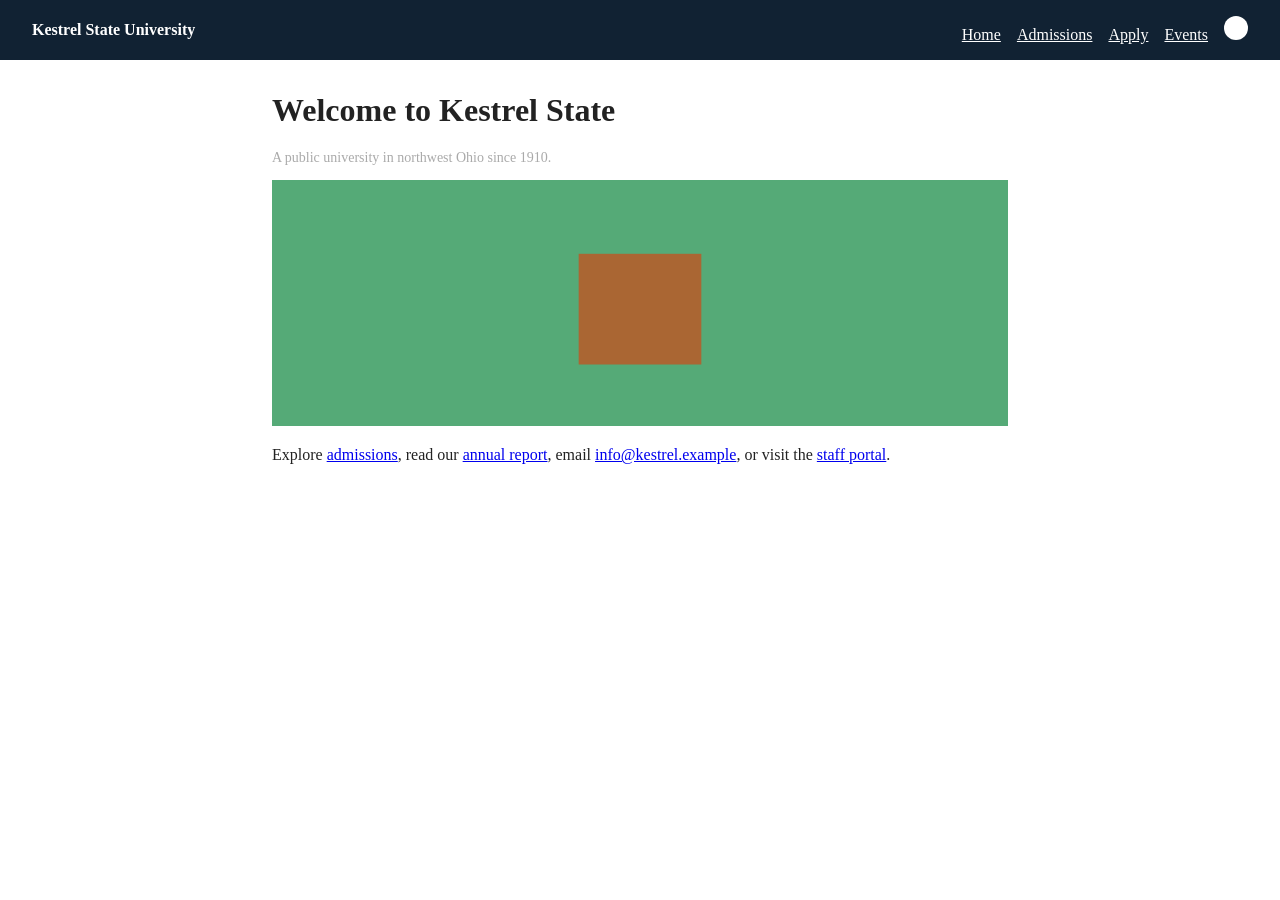
<file: demo_site/v1/index.html>
<!doctype html>
<html>
<head><meta charset="utf-8"><title>Kestrel State University</title><link rel="stylesheet" href="../style.css"></head>
<body>
<header><strong>Kestrel State University</strong><nav><a href="index.html">Home</a><a href="admissions.html">Admissions</a><a href="apply.html">Apply</a><a href="events.html">Events</a><a href="search.html" class="icon-search"></a></nav></header>
<main>
<h1>Welcome to Kestrel State</h1>
<p class="tagline">A public university in northwest Ohio since 1910.</p>
<img class="hero" src="img/campus-quad.svg">
<p>Explore <a href="admissions.html">admissions</a>, read our <a href="https://example.org/report">annual report</a>,
email <a href="mailto:info@kestrel.example">info@kestrel.example</a>, or visit the <a href="private/staff.html">staff portal</a>.</p>
</main>
</body>
</html>
</file>
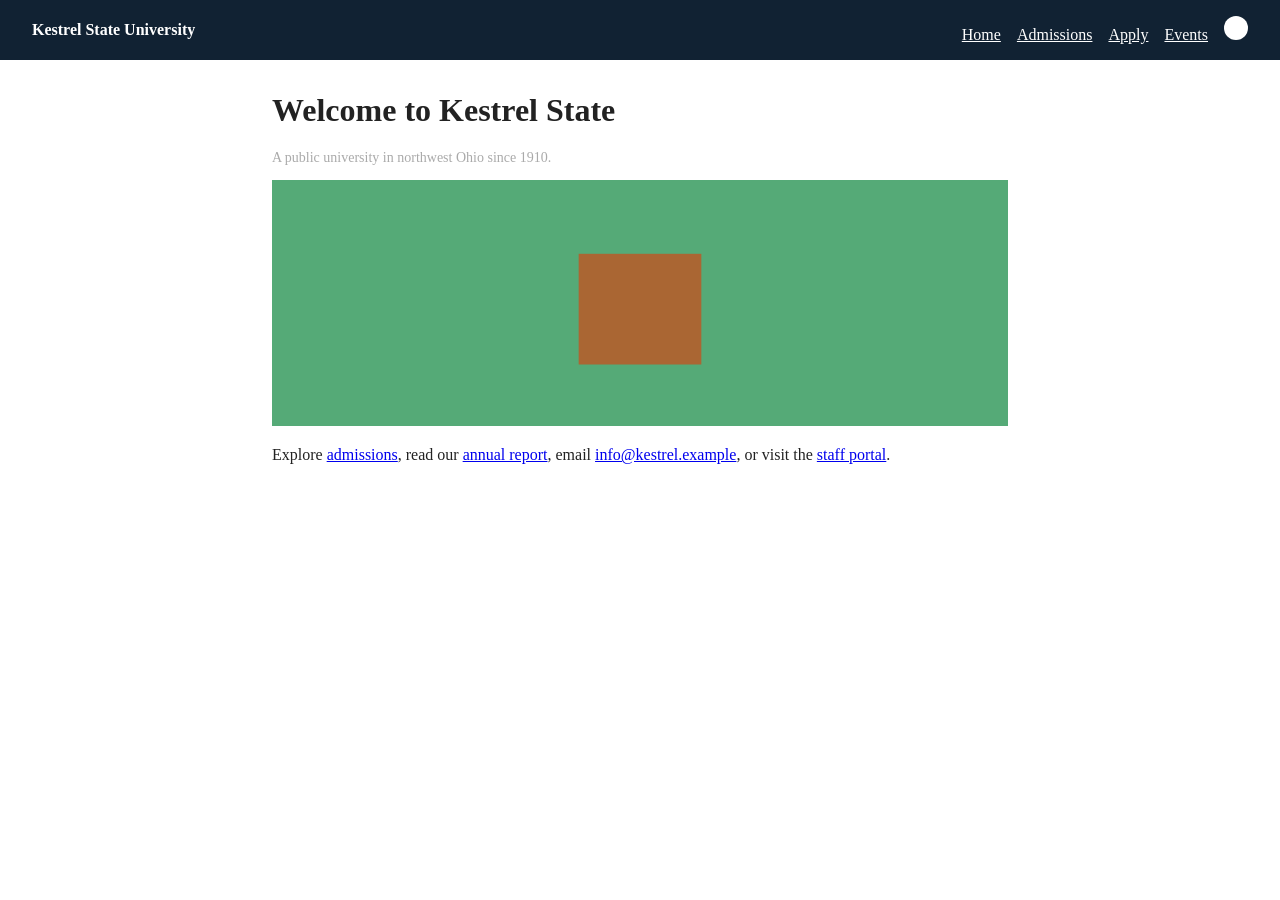
<file: demo_site/v2/index.html>
<!doctype html>
<html lang="en">
<head><meta charset="utf-8"><title>Kestrel State University</title><link rel="stylesheet" href="../style.css"></head>
<body>
<header><strong>Kestrel State University</strong><nav><a href="index.html">Home</a><a href="admissions.html">Admissions</a><a href="apply.html">Apply</a><a href="events.html">Events</a><a href="search.html" class="icon-search"></a></nav></header>
<main>
<h1>Welcome to Kestrel State</h1>
<p class="tagline">A public university in northwest Ohio since 1910.</p>
<img class="hero" src="img/campus-quad.svg" alt="The main quad with Founders Hall">
<p>Explore <a href="admissions.html">admissions</a>, read our <a href="https://example.org/report">annual report</a>,
email <a href="mailto:info@kestrel.example">info@kestrel.example</a>, or visit the <a href="private/staff.html">staff portal</a>.</p>
</main>
</body>
</html>
</file>
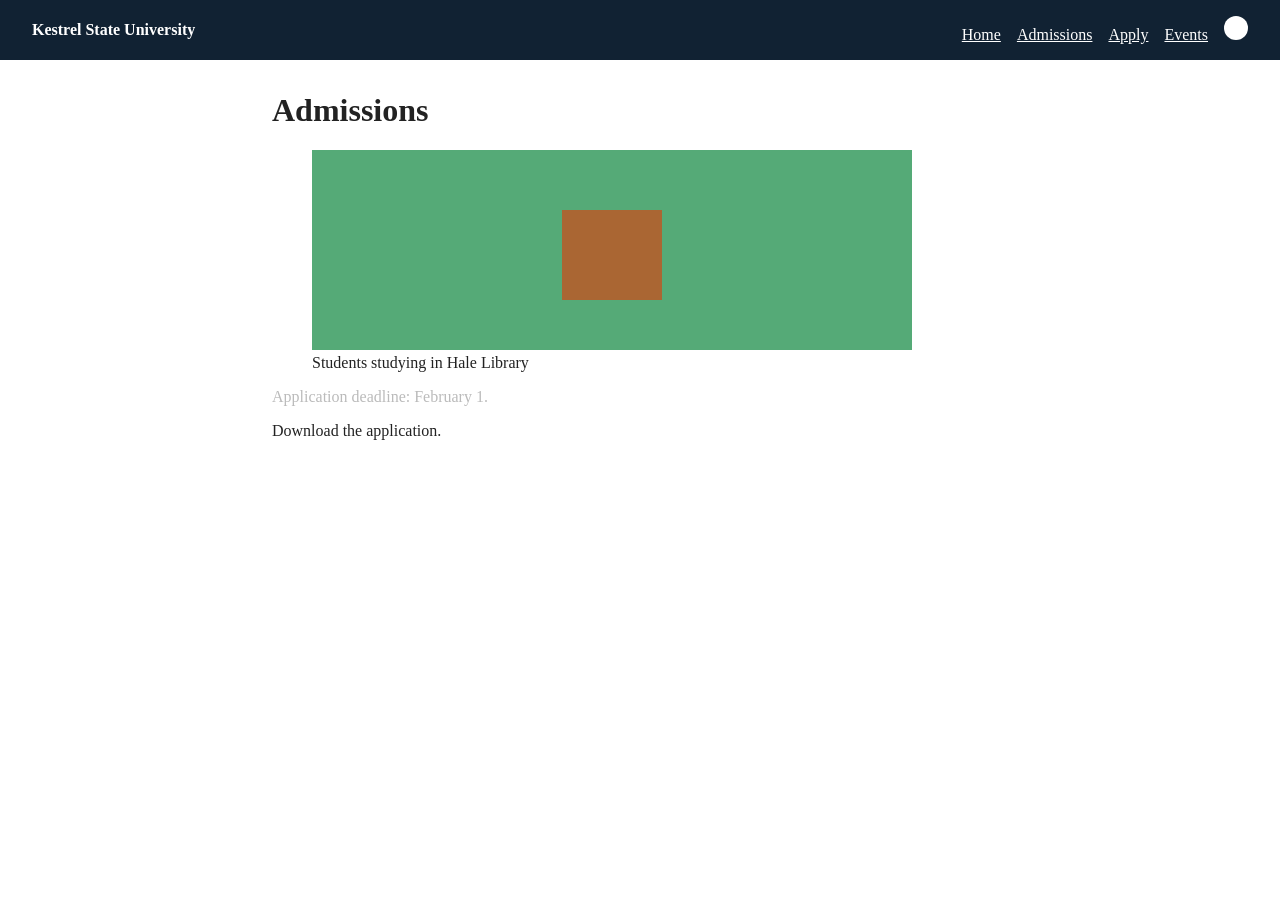
<file: demo_site/v1/admissions.html>
<!doctype html>
<html lang="en">
<head><meta charset="utf-8"><title>Admissions | Kestrel State</title><link rel="stylesheet" href="../style.css"></head>
<body>
<header><strong>Kestrel State University</strong><nav><a href="index.html">Home</a><a href="admissions.html">Admissions</a><a href="apply.html">Apply</a><a href="events.html">Events</a><a href="search.html" class="icon-search"></a></nav></header>
<main>
<h1>Admissions</h1>
<figure><img src="img/students-library.svg"><figcaption>Students studying in Hale Library</figcaption></figure>
<p class="muted">Application deadline: February 1.</p>
<p>Download the <a href="apply.html"><span class="icon-arrow"></span></a> application.</p>
</main>
</body>
</html>
</file>
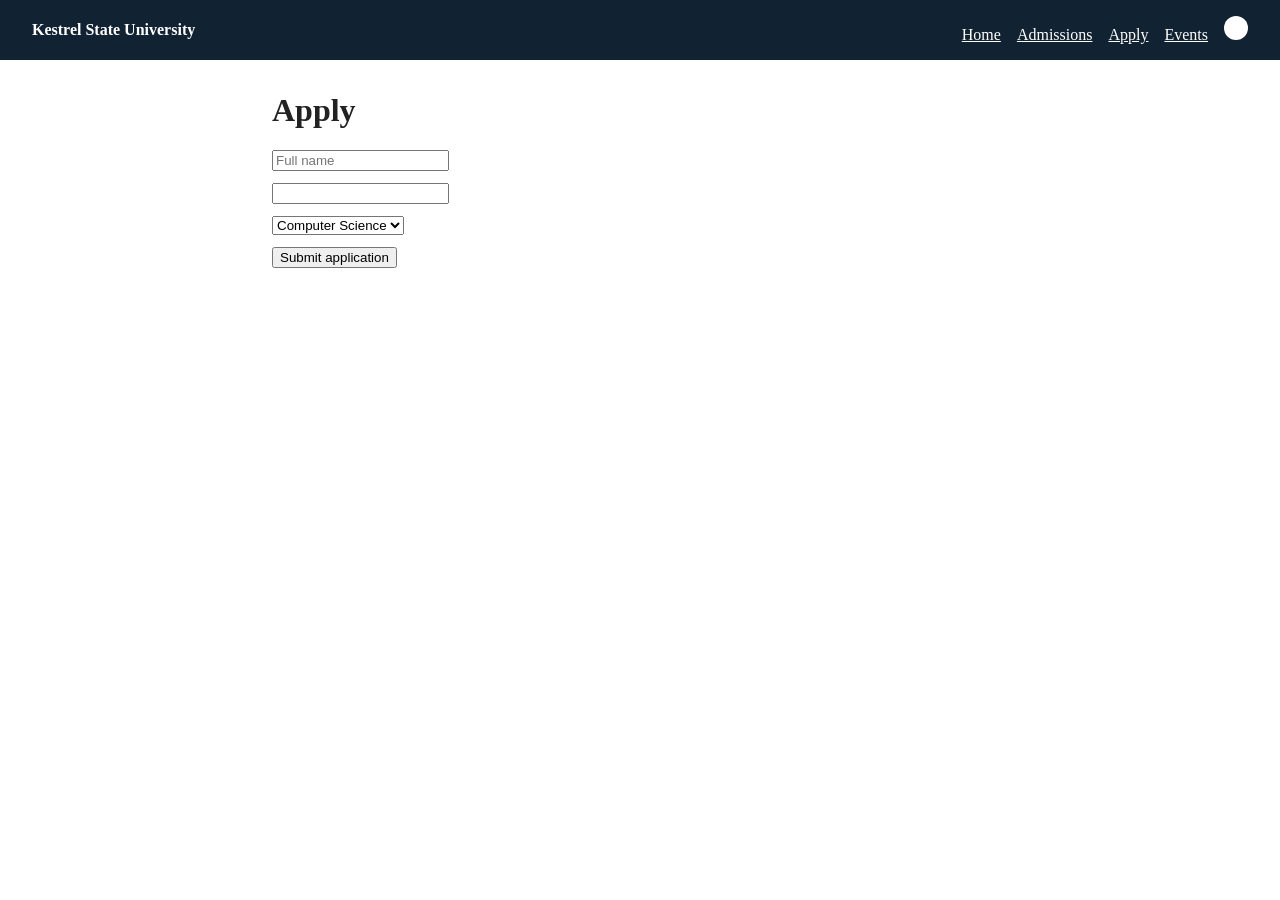
<file: demo_site/v1/apply.html>
<!doctype html>
<html lang="en">
<head><meta charset="utf-8"><title>Apply | Kestrel State</title><link rel="stylesheet" href="../style.css"></head>
<body>
<header><strong>Kestrel State University</strong><nav><a href="index.html">Home</a><a href="admissions.html">Admissions</a><a href="apply.html">Apply</a><a href="events.html">Events</a><a href="search.html" class="icon-search"></a></nav></header>
<main>
<h1>Apply</h1>
<form>
<div><input type="text" name="full_name" placeholder="Full name"></div>
<div><input type="email" name="email_address"></div>
<div><select name="intended_major"><option>Computer Science</option><option>Biology</option></select></div>
<div><button type="submit">Submit application</button></div>
</form>
</main>
</body>
</html>
</file>
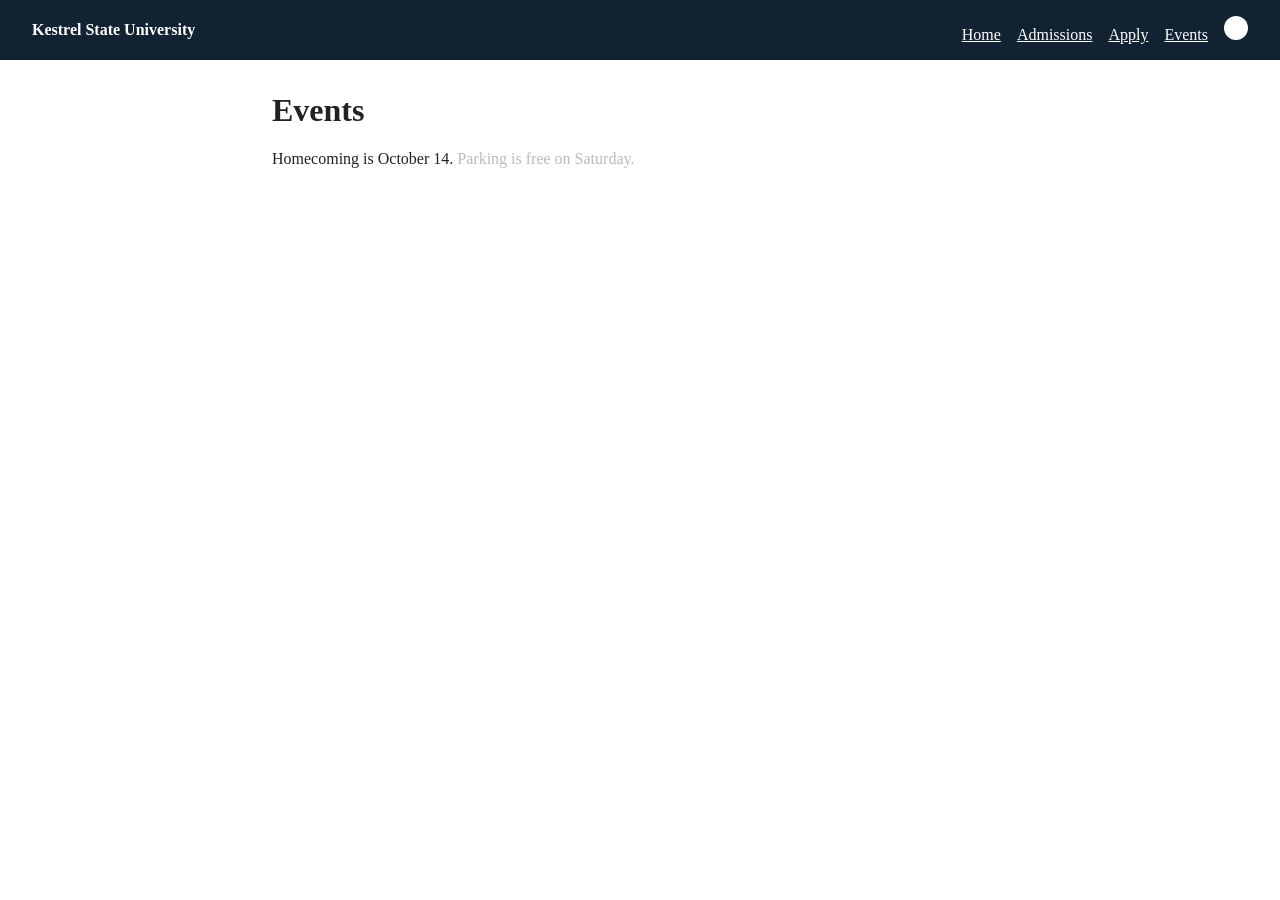
<file: demo_site/v1/events.html>
<!doctype html>
<html lang="en">
<head><meta charset="utf-8"><title>Events | Kestrel State</title><link rel="stylesheet" href="../style.css"></head>
<body>
<header><strong>Kestrel State University</strong><nav><a href="index.html">Home</a><a href="admissions.html">Admissions</a><a href="apply.html">Apply</a><a href="events.html">Events</a><a href="search.html" class="icon-search"></a></nav></header>
<main>
<h1>Events</h1>
<p>Homecoming is October 14. <span class="muted">Parking is free on Saturday.</span></p>
</main>
</body>
</html>
</file>
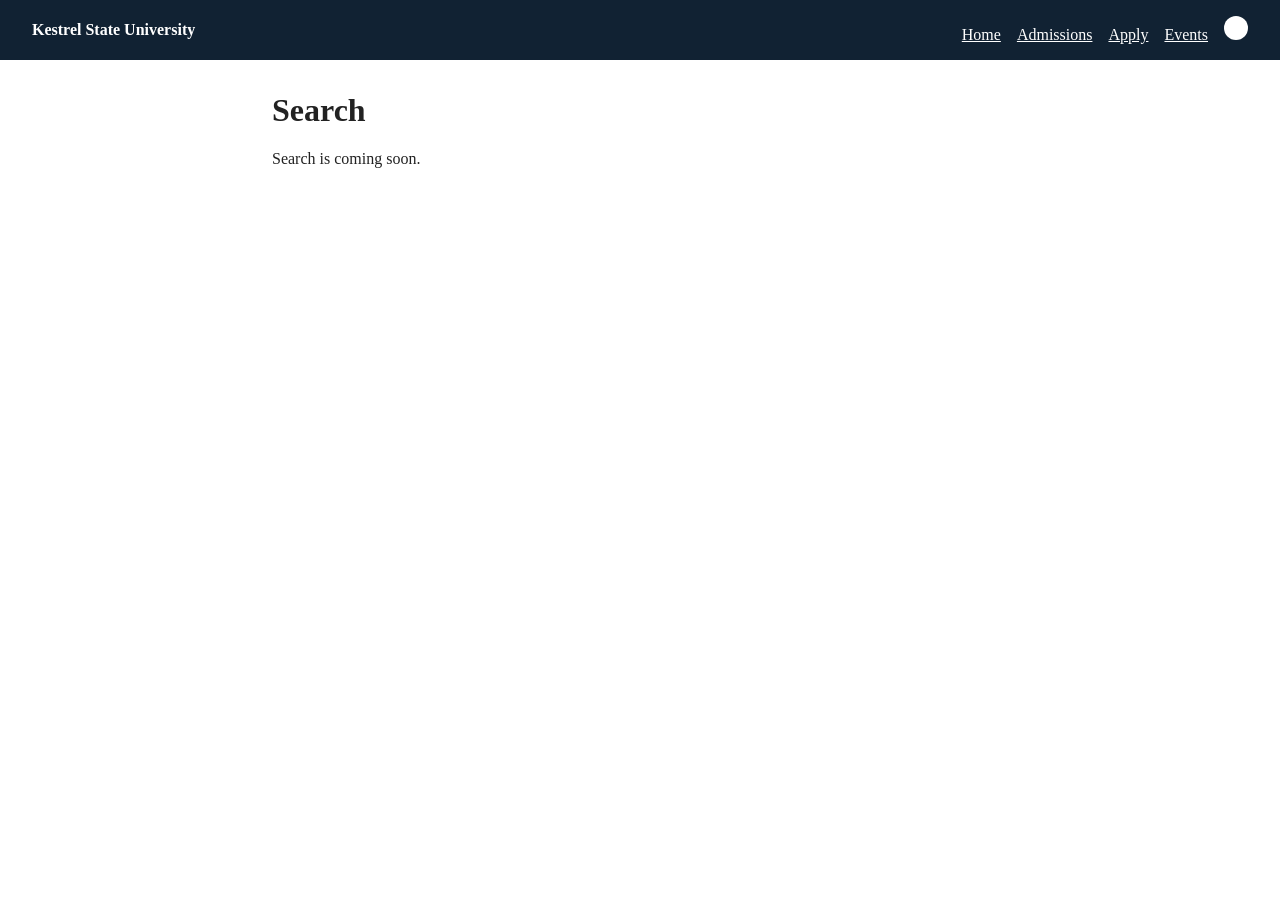
<file: demo_site/v1/search.html>
<!doctype html>
<html lang="en">
<head><meta charset="utf-8"><title>Search | Kestrel State</title><link rel="stylesheet" href="../style.css"></head>
<body>
<header><strong>Kestrel State University</strong><nav><a href="index.html">Home</a><a href="admissions.html">Admissions</a><a href="apply.html">Apply</a><a href="events.html">Events</a><a href="search.html" class="icon-search"></a></nav></header>
<main><h1>Search</h1><p>Search is coming soon.</p></main>
</body>
</html>
</file>
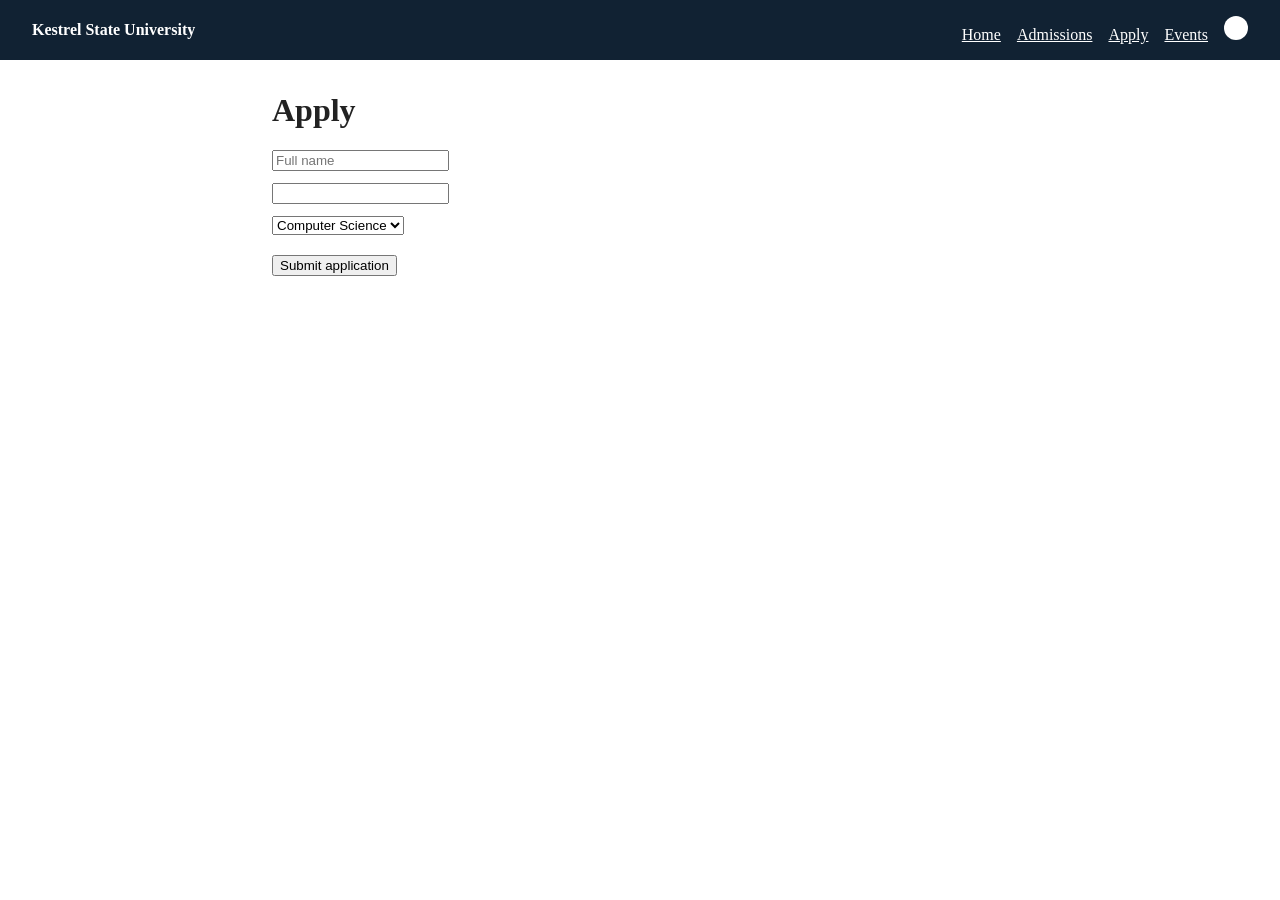
<file: demo_site/v2/apply.html>
<!doctype html>
<html lang="en">
<head><meta charset="utf-8"><title>Apply | Kestrel State</title><link rel="stylesheet" href="../style.css"></head>
<body>
<header><strong>Kestrel State University</strong><nav><a href="index.html">Home</a><a href="admissions.html">Admissions</a><a href="apply.html">Apply</a><a href="events.html">Events</a><a href="search.html" class="icon-search"></a></nav></header>
<main>
<h1>Apply</h1>
<form>
<div><input type="text" name="full_name" placeholder="Full name"></div>
<div><input type="email" name="email_address"></div>
<div><select name="intended_major"><option>Computer Science</option><option>Biology</option></select></div>
<div><button type="submit">Submit application</button> <button type="button" class="icon-chat"></button></div>
</form>
</main>
</body>
</html>
</file>
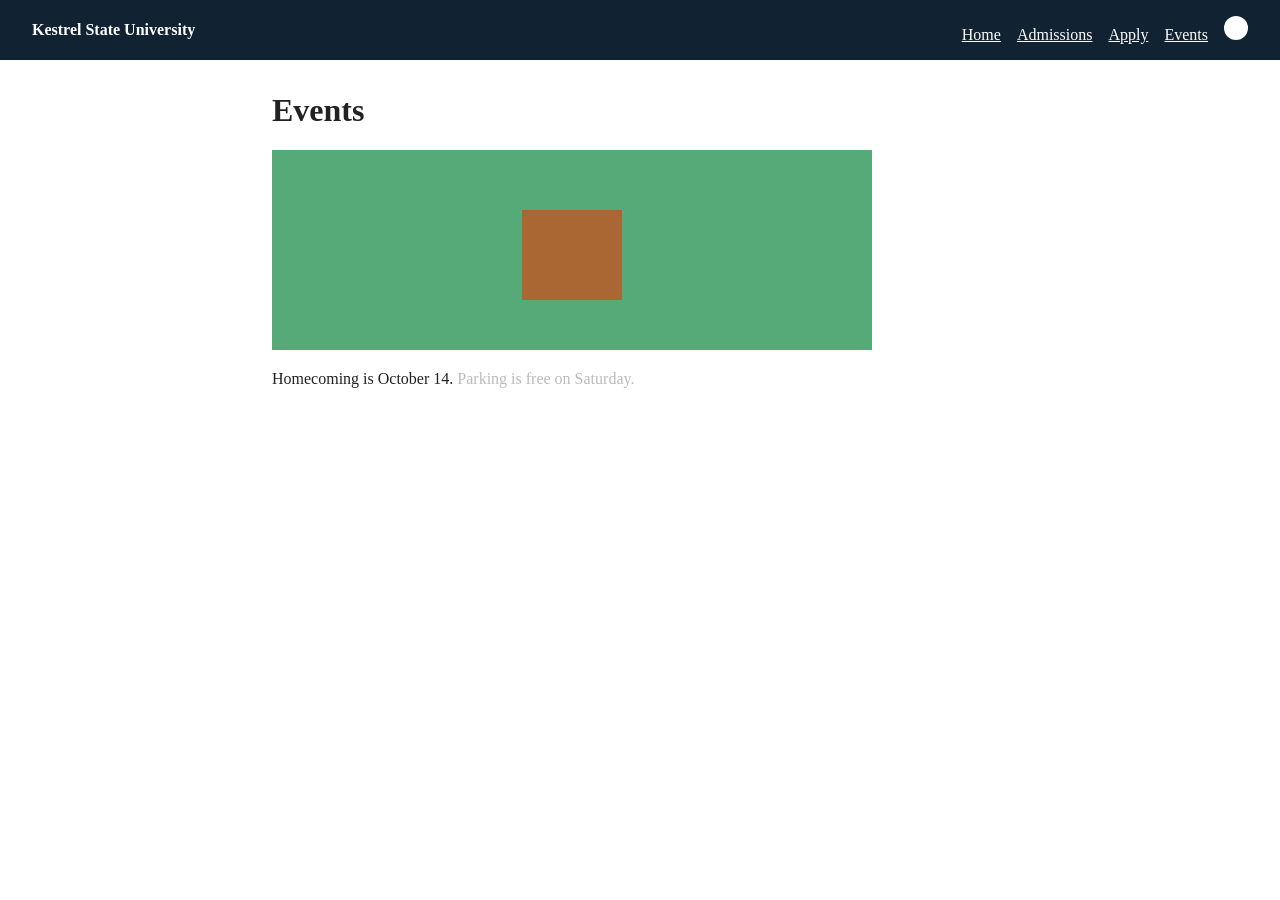
<file: demo_site/v2/events.html>
<!doctype html>
<html lang="en">
<head><meta charset="utf-8"><title>Events | Kestrel State</title><link rel="stylesheet" href="../style.css"></head>
<body>
<header><strong>Kestrel State University</strong><nav><a href="index.html">Home</a><a href="admissions.html">Admissions</a><a href="apply.html">Apply</a><a href="events.html">Events</a><a href="search.html" class="icon-search"></a></nav></header>
<main>
<h1>Events</h1>
<img src="img/homecoming-parade.svg">
<p>Homecoming is October 14. <span class="muted">Parking is free on Saturday.</span></p>
</main>
</body>
</html>
</file>
<file: demo_site/style.css>
body{font-family:Georgia,serif;margin:0;color:#222;background:#fff}
header{background:#123;color:#fff;padding:1rem 2rem;display:flex;justify-content:space-between;align-items:center}
header a{color:#fff;margin-left:1rem}
main{max-width:46rem;margin:2rem auto;padding:0 1rem}
.tagline{color:#aaa;font-size:14px}
.muted{color:#bbb}
.hero{width:100%;height:auto}
.icon-search,.icon-chat{display:inline-block;width:24px;height:24px;background:#fff;border-radius:50%;border:0}
form div{margin:.75rem 0}
</file>
